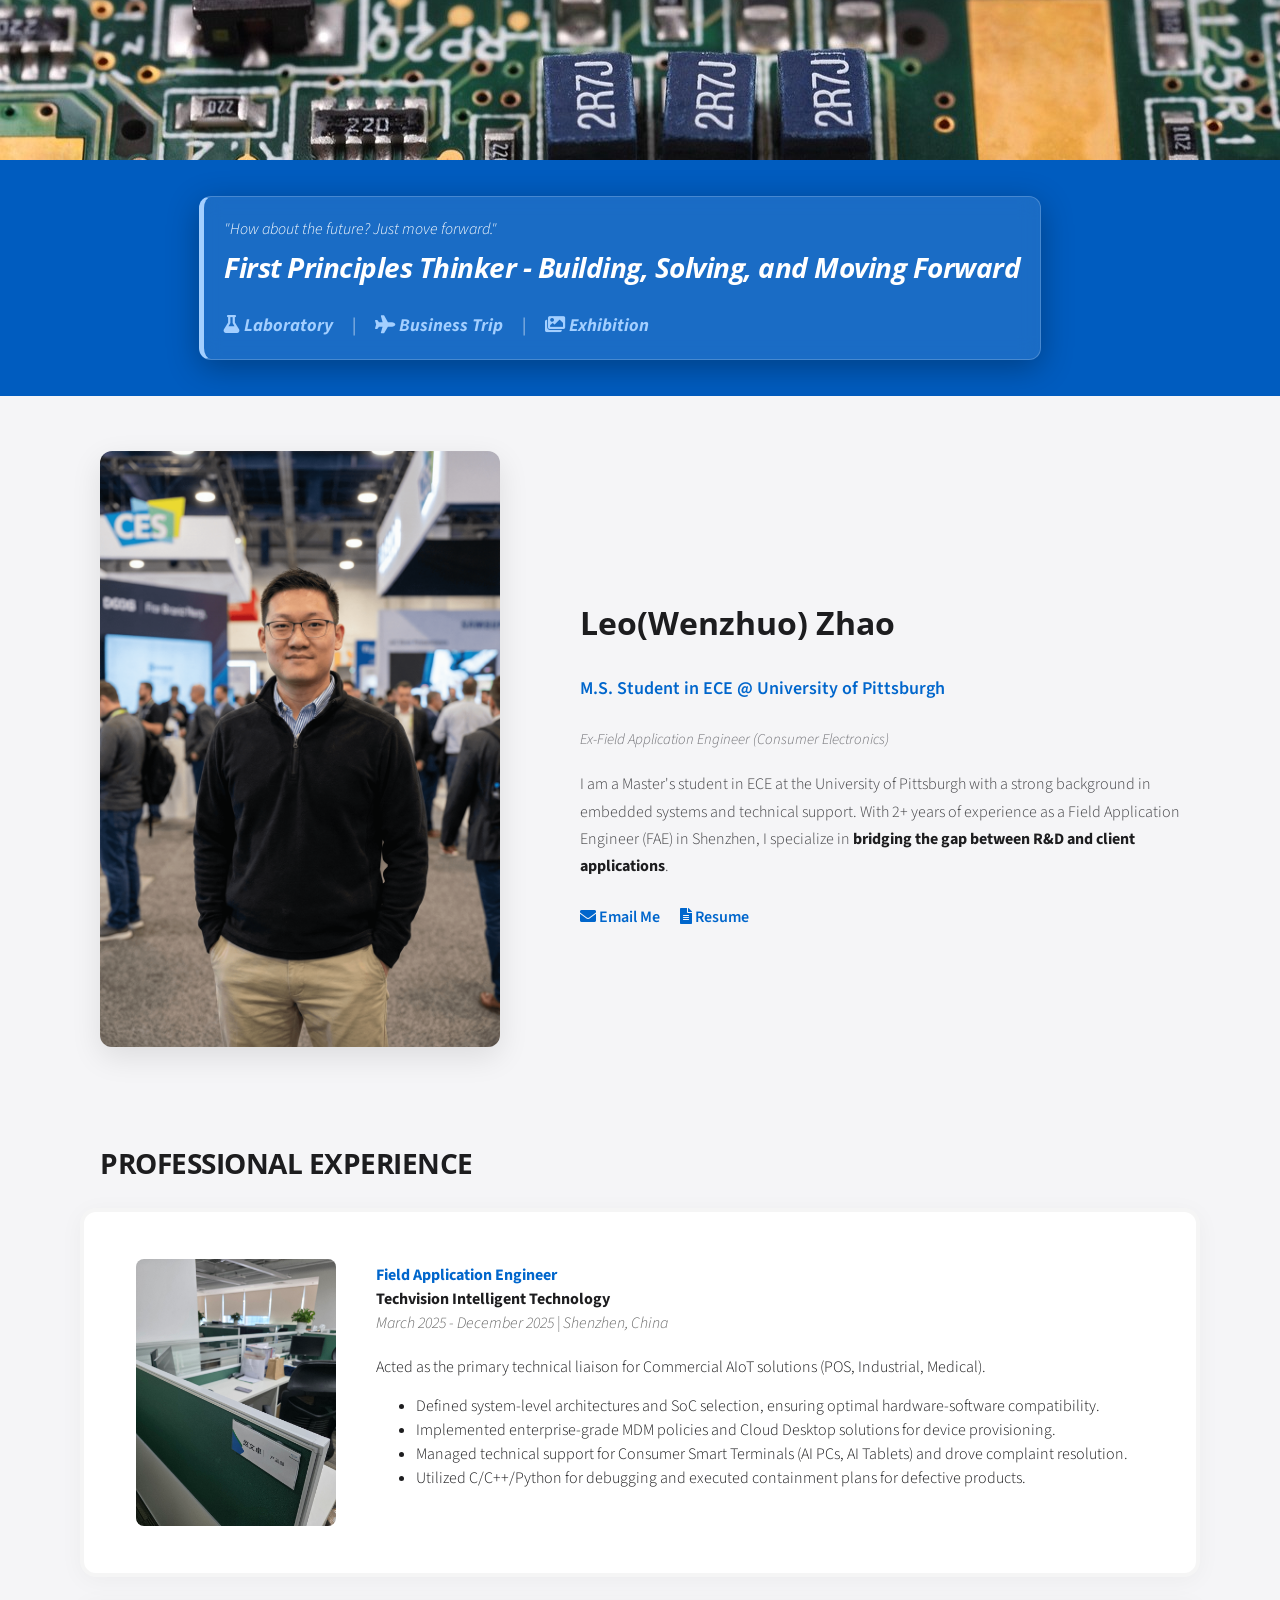
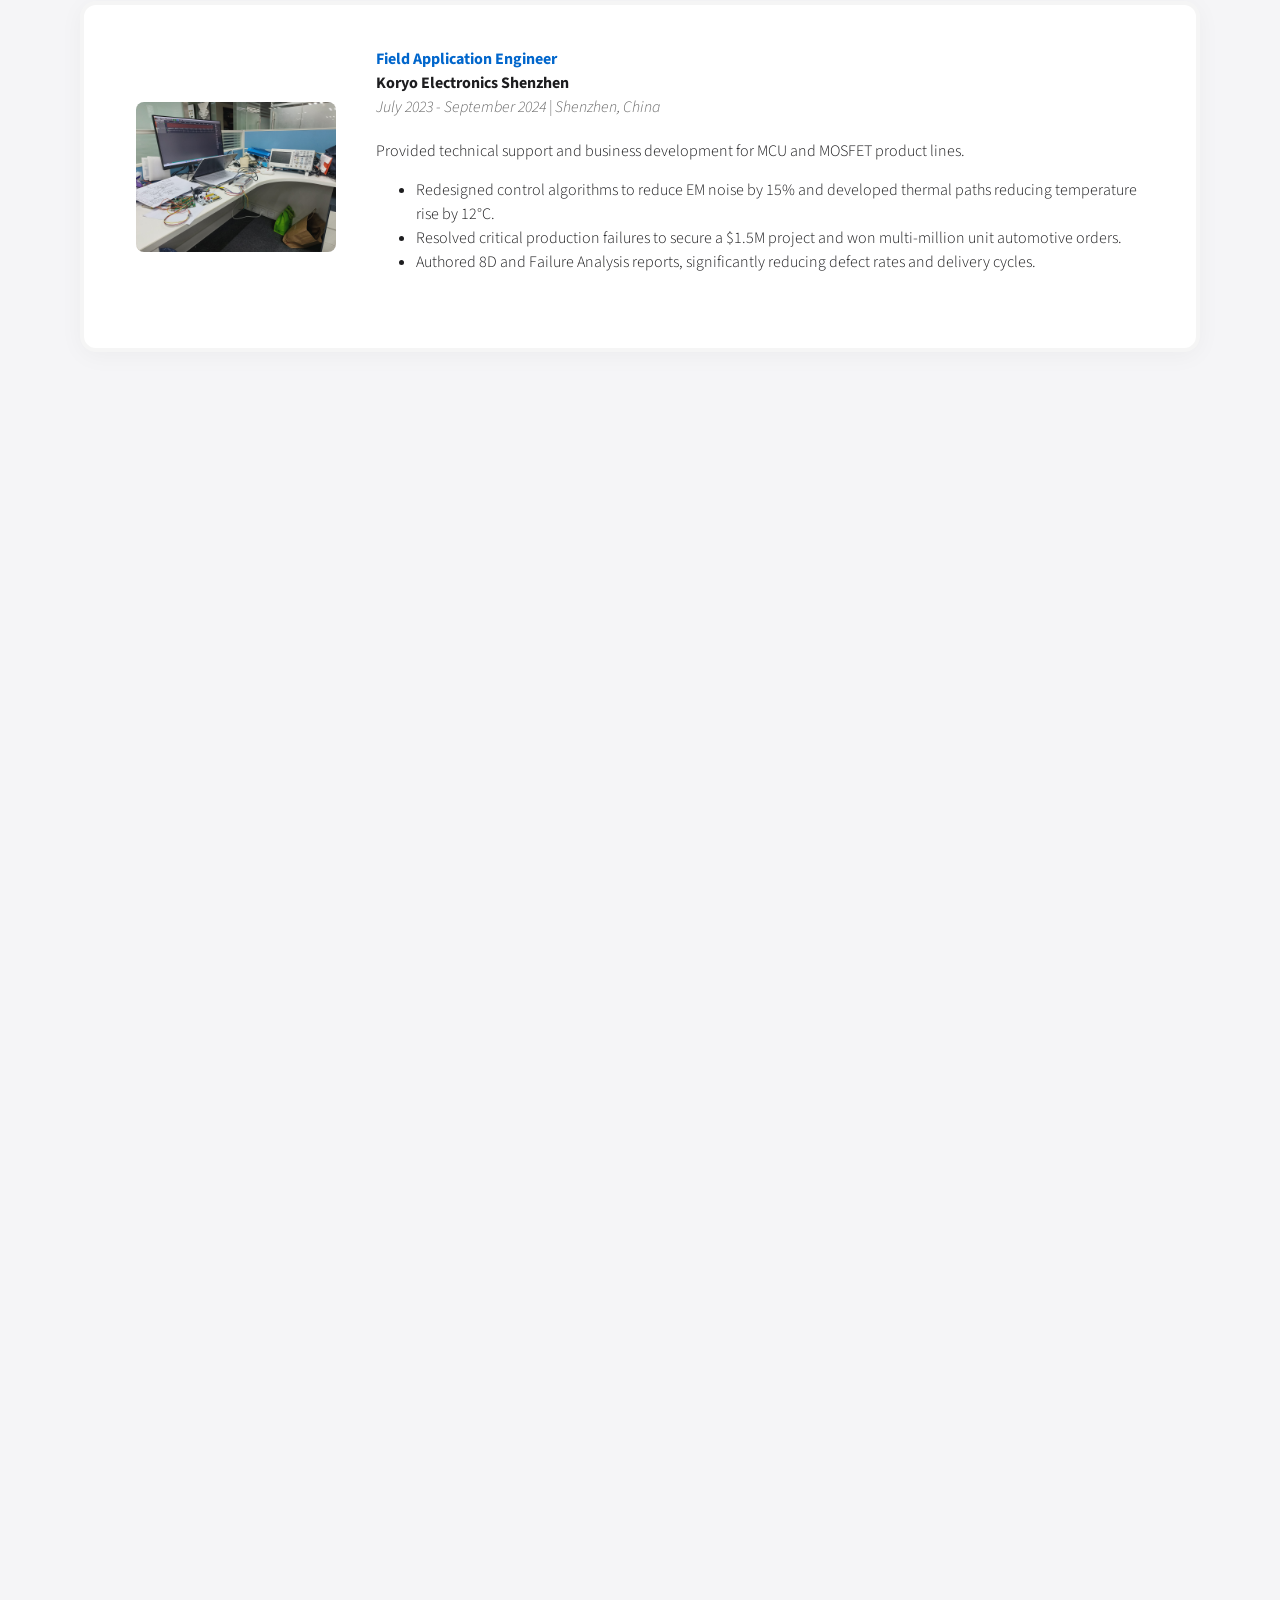
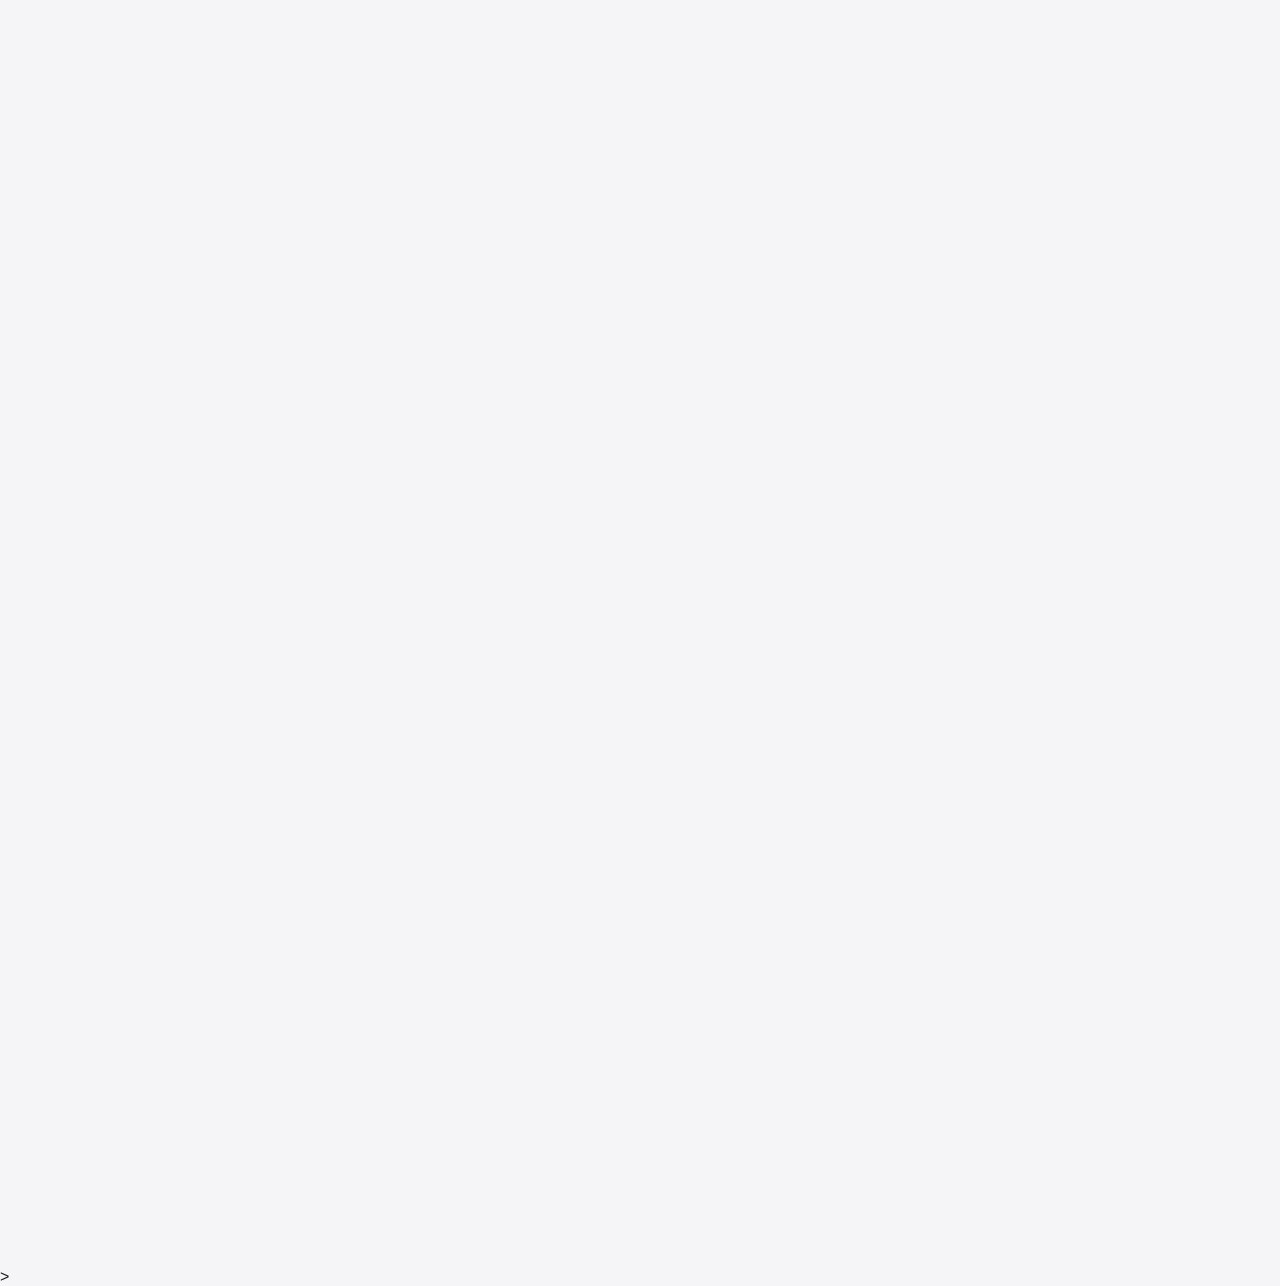
<file: index.html>
<!doctype html>
<html>

<head>
  <title>Leo Zhao | Field Application Engineer</title>
  <meta charset="utf-8" name="viewport" content="width=device-width, initial-scale=1">
  <link href="https://use.fontawesome.com/releases/v5.2.0/css/all.css" media="screen" rel="stylesheet" type="text/css" />
  <link href="css/frame.css" media="screen" rel="stylesheet" type="text/css" />
  <link href="css/controls.css" media="screen" rel="stylesheet" type="text/css" />
  <link href="css/custom.css" media="screen" rel="stylesheet" type="text/css" />
  <link href='https://fonts.googleapis.com/css?family=Open+Sans:400,700' rel='stylesheet' type='text/css'>
  <link href='https://fonts.googleapis.com/css?family=Open+Sans+Condensed:300,700' rel='stylesheet' type='text/css'>
  <link href="https://fonts.googleapis.com/css?family=Source+Sans+Pro:400,700" rel="stylesheet">
  <script src="https://ajax.googleapis.com/ajax/libs/jquery/3.3.1/jquery.min.js"></script>
<!--  <script src="js/menu.js"></script>
  <script src="js/footer.js"></script> -->
  <style>

    /* 1. 基础样式：初始状态设置为透明，并稍微下移 */
      .banner,
      .flex-row-center,
      .modern-card,
      .highlight-section {
        opacity: 0;
        transform: translateY(30px);
        transition: all 0.8s cubic-bezier(0.16, 0.5, 0.3, 1); /* 使用 transition 代替 animation 更平滑 */
        will-change: transform, opacity; /* 告知浏览器优化渲染性能 */
      }

      /* 2. 当元素进入视口，被 JS 添加了 .visible 类后的状态 */
      .visible {
        opacity: 1 !important;
        transform: translateY(0) !important;
      }



            /* 1. 强制覆盖外部菜单样式，保持纯净 */
            .menu-index { color: rgb(255, 255, 255) !important; opacity: 1 !important; font-weight: 700 !important; }

            /* 2. 2026 SOTA 全局背景：极简科技灰 (Ultra-light Tech Gray) */
            body {
              background-color: #f5f5f7 !important; /* 苹果官网同款底色 */
              color: #1d1d1f; /* 极深灰取代死黑，提升阅读舒适度 */
              /* 引入 2026 最先进的系统级字体栈 (System Font Stack) */
              font-family: -apple-system, BlinkMacSystemFont, "Segoe UI", Roboto, Helvetica, Arial, sans-serif;
            }

            /* 3. 页面骨架：增加留白，收敛视觉焦点 */
            .content, .content-table {
              max-width: 1200px !important; /* 稍微收窄，让视线更聚焦 */
              margin-left: auto !important;
              margin-right: auto !important;
              width: 100% !important;
              box-sizing: border-box !important;
              padding-top: 20px !important;
            }

            /* 4. 消除之前笨重的蓝色色块，将其转化为隐形的结构层 (Invisible Wrapper) */
            .highlight-section {
              background: transparent !important; /* 去除所有的背景色和渐变 */
              padding: 0 !important;
              margin-bottom: 50px !important; /* 增加板块间距，让页面“呼吸” */
              box-shadow: none !important;
            }

            /* 5. 2026 拟态悬浮卡片 (Neumorphic Floating Cards) */
            .modern-card {
              background: #ffffff;
              border-radius: 16px; /* 更圆润友好的圆角 */
              padding: 32px; /* 更宽敞的内部空间 (Padding) */
              margin-bottom: 24px;
              border: 4px solid rgba(0, 0, 0, 0.04); /* 极具质感的极细边框 */
              box-shadow: 0 4px 24px rgba(0, 0, 0, 0.04); /* 极其轻柔的环境光阴影 */
              /* 极致丝滑的动画曲线 (Cubic-bezier for physical momentum) */
              transition: transform 0.4s cubic-bezier(0.16, 1, 0.3, 1), box-shadow 0.4s ease;
            }

            /* 卡片悬浮交互 */
            .modern-card:hover {
              transform: translateY(-4px) scale(1.005); /* 带有微缩放的立体浮动 */
              box-shadow: 0 16px 40px rgba(0, 0, 0, 0.08); /* 悬浮时阴影加深扩散 */
              border-color: rgba(0, 92, 191, 0.4); /* 边缘泛起极其轻微的科技蓝 */
            }

            /* 6. 极致干净的现代标题 (Modern Typography) */
            h2 {


  /* 保持原有的底部间距 */
  margin-bottom: 24px;

  /* 确保文字对齐更专业 */
  font-weight: 700;
  letter-spacing: -0.5px;


              color: #1d1d1f;
              font-weight: 700;
              font-size: 28px;
              letter-spacing: -0.5px; /* 字距微缩，显得更专业紧凑 */
              margin-bottom: 24px;
              padding-bottom: 0;

              /* 👇 新增这一行：为平滑滚动锚点设定顶部隐形隔离带 👇 */
              scroll-margin-top: 80px;
            }

            /* 去除所有老旧的下划线和装饰 */
            h2::after { display: none; }
            h2 + hr { display: none; }

            /* 7. 关键信息高亮强调色 (Accent Color) */
            .highlight-text {
              color: #0066cc; /* 克制且清透的科技蓝 */
              font-weight: 600;
            }


  </style>




  <style>
    /* --- 2026 SOTA 轮播图核心样式 (Spatial UI Carousel Styles) --- */
    .carousel-wrapper {
      position: relative;
      background-color: transparent;
      padding: 0 50px;
      margin-bottom: 40px;
    }

    .carousel-viewport {
      overflow: hidden;
      width: 100%;
      /* 增加一点内边距，防止高级阴影被直接裁切 (Prevent shadow clipping) */
      padding: 15px 0;
    }

    .carousel-track {
      display: flex;
      flex-direction: row;
      flex-wrap: nowrap;
      /* 升级为带阻尼感的物理缓动曲线 (Spring-like Cubic-bezier) */
      transition: transform 0.6s cubic-bezier(0.25, 1, 0.5, 1);
    }

    /* 新增：幻灯片页面容器 (Slide Container) */
    .carousel-slide {
      flex: 0 0 100%; /* 保证每个“大盒子”占据 100% 的宽度 */
      display: flex;
      flex-direction: column; /* 让里面的三个项目从上到下垂直排列 */
      gap: 30px; /* 每一行之间的垂直间距 */
      box-sizing: border-box;
    }



    .carousel-track figure {
      display: flex;
      flex-direction: row;
      align-items: flex-start;
      /* flex: 0 0 100%; */
      box-sizing: border-box;
      margin: 0;
      gap: 30px; /* 优化图片和右侧文字的间距 */
    }

    /* 图片的高级质感 (Image Aesthetics) */
    .carousel-track figure img {
      width: 45%;
      max-width: 220px;
      aspect-ratio: 4 / 3;
      object-fit: cover;
      border-radius: 12px; /* 与卡片统一的圆角 */
      box-shadow: 0 4px 16px rgba(0, 0, 0, 0.06); /* 极其轻柔的初始环境阴影 */
      transition: transform 0.5s cubic-bezier(0.16, 1, 0.3, 1), box-shadow 0.5s ease;
    }

    /* 图片悬浮：微距抬升 (Micro-lift Hover Effect) */
    .carousel-track figure img:hover {
      transform: scale(1.02) translateY(-3px); /* 放大一点点，并向上浮动 3 像素 */
      box-shadow: 0 12px 24px rgba(0, 0, 0, 0.12); /* 阴影扩散，增强立体感 */
    }

    .carousel-track figure figcaption {
      flex-grow: 1;
      text-align: left;
      padding-top: 5px;
      display: flex;
      flex-direction: column;
      gap: 8px; /* 用 gap 精确控制标题和描述的间距 */
    }

    /* 强制接管 HTML 里的内联文字样式，统一为 2026 规范 (Override Inline Typography) */
    .carousel-track figure figcaption strong {
      font-size: 18px !important;
      color: #1d1d1f !important; /* 极其深邃的系统灰 */
      font-weight: 600 !important;
      margin: 0 !important;
      letter-spacing: -0.3px;
    }

    .carousel-track figure figcaption span {
    /*  color: #86868b !important;  经典的科技银灰副标题色 */
       color: #333 !important; /* 经典的科技银灰副标题色 */
      font-size: 15px !important;
      line-height: 1.6 !important;
    }

    /* 🌟 核心亮点：毛玻璃悬浮按钮 (Glassmorphism Floating Buttons) 🌟 */
    .carousel-btn {
      position: absolute;
      top: 50%;
      transform: translateY(-50%);

      /* 毛玻璃特效核心参数 */
      background: rgba(255, 255, 255, 0.5);
      backdrop-filter: blur(12px);
      -webkit-backdrop-filter: blur(12px);

      color: #1d1d1f;
      border: 1px solid rgba(255, 255, 255, 0.6); /* 半透明的微光边框 */
      border-radius: 50%;
      width: 44px; /* 稍微加大，提升鼠标/手指的点击命中率 (Touch Target) */
      height: 44px;
      font-size: 16px;
      cursor: pointer;
      display: flex;
      justify-content: center;
      align-items: center;
      box-shadow: 0 4px 16px rgba(0, 0, 0, 0.08);

      /* 包含形变和色彩的平滑过渡 */
      transition: all 0.3s cubic-bezier(0.16, 1, 0.3, 1);
      z-index: 10;
    }

    /* 按钮悬浮状态：给予明确的正向反馈 (Positive Feedback) */
    .carousel-btn:hover {
      background: rgba(255, 255, 255, 0.95); /* 鼠标悬停时变得接近纯白不透明 */
      transform: translateY(-50%) scale(1.1); /* 微微放大 */
      box-shadow: 0 8px 24px rgba(0, 0, 0, 0.12);
    }

    .prev-btn { left: 0px; }
    .next-btn { right: 0px; }

    /* --- Mobile Layout Adaptations --- */
    @media (max-width: 768px) {
      /* 0. Global Fixes to prevent horizontal scroll and text overflow */
      html, body {
        overflow-x: hidden !important;
        width: 100% !important;
      }
      .content, .content-table, .highlight-section, .carousel-wrapper {
        width: 100% !important;
        max-width: 100% !important;
        box-sizing: border-box !important;
        overflow-x: hidden !important; /* contain horizontal overflow */
      }
      .content-table {
        padding: 20px 15px !important;
      }
      .flex-item {
        margin-left: 0 !important;
        margin-right: 0 !important;
        width: 100% !important;
        max-width: 100% !important;
        box-sizing: border-box !important;
      }
      .flex-row, .flex-row-center, .full-width {
        width: 100% !important;
        max-width: 100% !important;
        margin-left: 0 !important;
        margin-right: 0 !important;
      }

      /* 1. Intro Section */
      .flex-row-center {
        flex-direction: column !important;
        gap: 20px !important;
        margin-bottom: 30px !important;
      }
      .flex-row-center .flex-item {
        flex: 0 0 auto !important;
      }

      /* 2. Professional Experience & Education cards */
      .modern-card {
        flex-direction: column !important;
        padding: 20px !important;
        height: auto !important;
        align-items: flex-start !important; /* Stack cleanly without centering text blocks */
      }
      .modern-card .flex-item {
        flex: none !important; /* Crucial: stop flex items from forcing bizarre heights */
        width: 100% !important;
        max-width: 100% !important;
        margin: 0 0 15px 0 !important;
      }
      .modern-card img {
        margin: 0 auto 10px auto !important;
        width: 100% !important;
        height: auto !important;
        max-width: 250px !important;
        display: block !important;
      }

      /* Fix typography wrapping for long headers */
      h2 {
        font-size: 24px !important;
        white-space: normal !important;
        word-wrap: break-word !important;
      }

      /* 3. Carousel / Gallery */
      .carousel-wrapper {
        padding: 0 !important;
      }
      .carousel-track figure {
        flex-direction: column !important;
        align-items: center !important;
        gap: 15px !important;
      }
      .carousel-track figure img {
        width: 100% !important;
        max-width: 100% !important;
        height: auto !important;
      }
      .carousel-track figure figcaption {
        padding: 0 10px;
      }
      .carousel-btn {
        width: 36px !important;
        height: 36px !important;
        z-index: 20 !important;
      }
      .prev-btn { left: 5px !important; }
      .next-btn { right: 5px !important; }

      /* 4. Banner & Menu */
      .banner blockquote {
        margin: 10px !important;
      }
      .banner blockquote h2 {
        font-size: 18px !important;
      }
      .banner blockquote div {
        display: flex;
        flex-direction: column !important;
        gap: 10px !important;
      }
      .banner blockquote div span {
        display: none !important;
      }
      .banner blockquote div a {
        margin: 0 !important;
      }
    }
  </style>


</head>

<body>
  <div class="menu-container"></div>
  <div class="content-container">
    <!-------------------------------------------------------------------------------------------->
    <!--Start Header-->
    <div class="banner" style="background: url('img/dummy-background.jpeg') no-repeat center; background-size:cover; height: 160px;"></div>
    <div class="banner">
      <div class="banner-table flex-column">
        <div class="flex-row">
          <div class="flex-item flex-column">

            <blockquote style="
  background: rgba(255, 255, 255, 0.1);
  backdrop-filter: blur(10px);
  -webkit-backdrop-filter: blur(10px);
  border: 1px solid rgba(255, 255, 255, 0.2);
  border-left: 5px solid #a3cfff;
  margin-left: 0;
  padding: 20px;
  font-style: italic;
  color: white;
  border-radius: 12px;
  box-shadow: 0 8px 32px 0 rgba(0, 0, 0, 0.3);
">
              "How about the future? Just move forward."<br>

            <h2 class="add-top-margin-small">First Principles Thinker - Building, Solving, and Moving Forward</h2>


              <div style="margin-top: 20px; font-size: 18px;">
                <a href="#laboratory" style="color: #a3cfff; text-decoration: none; font-weight: bold; margin-right: 15px;">
                  <i class="fas fa-flask"></i> Laboratory
                </a>
                <span style="color: white;">|</span>

                <a href="#trip" style="color: #a3cfff; text-decoration: none; font-weight: bold; margin: 0 15px;">
                  <i class="fas fa-plane"></i> Business Trip
                </a>
                <span style="color: white;">|</span>

                <a href="#exhibition" style="color: #a3cfff; text-decoration: none; font-weight: bold; margin-left: 15px;">
                  <i class="fas fa-images"></i> Exhibition
                </a>
              </div>


            </blockquote>
          </div>
        </div>
      </div>
    </div>
    <!--End Header-->
    <!-------------------------------------------------------------------------------------------->
    <div class="content">
      <div class="content-table flex-column">
        <!-------------------------------------------------------------------------------------------->
        <!--Start Intro-->
        <div class="flex-row-center" style="display: flex; align-items: center; gap: 40px; margin-bottom: 50px;">

          <div class="flex-item" style="flex: 0 0 40%; max-width: 400px;">
            <img class="image" src="img/dummay-img.png" style="width: 100%; border-radius: 12px; box-shadow: 0 10px 30px rgba(0,0,0,0.1);">
          </div>

          <div class="flex-item flex-column" style="flex: 1; text-align: left;">
            <h1 style="font-size: 32px; font-weight: 700; margin-bottom: 10px; color: #1d1d1f;">Leo(Wenzhuo) Zhao</h1>

            <p style="font-size: 18px; color: #0066cc; font-weight: 600; margin-bottom: 12px;">
              M.S. Student in ECE @ University of Pittsburgh
            </p>

            <p style="font-size: 15px; color: #6e6e73; font-style: italic; margin-bottom: 20px;">
              Ex-Field Application Engineer (Consumer Electronics)
            </p>

            <div style="font-size: 16px; line-height: 1.7; color: #424245; margin-bottom: 25px;">
              I am a Master's student in ECE at the University of Pittsburgh with a strong background in embedded systems and technical support.
              With 2+ years of experience as a Field Application Engineer (FAE) in Shenzhen, I specialize in <strong style="color: #1d1d1f;">bridging the gap between R&D and client applications</strong>.
            </div>

            <div style="display: flex; gap: 20px;">
              <a href="mailto:meetleozhao@outlook.com" style="color: #0066cc; text-decoration: none; font-weight: 600;">
                <i class="fas fa-envelope"></i> Email Me
              </a>
              <a href="file/Leo(Wenzhuo)_Zhao_Resume.pdf" target="_blank" style="color: #0066cc; text-decoration: none; font-weight: 600;">
                <i class="fas fa-file-alt"></i> Resume
              </a>
            </div>
          </div>
        </div>

        <!--End Intro-->
        <!-------------------------------------------------------------------------------------------->
        <!--Start List of Projects-->

        <div class="highlight-section" style="margin-bottom: 40px;">
        <div class="flex-row">
          <div class="flex-item flex-column full-width">
            <h2 id="experience">PROFESSIONAL EXPERIENCE</h2>
            <hr>
          </div>
        </div>

        <div class="flex-row modern-card">
          <div class="flex-item flex-item-stretch flex-column">
            <img class="image" src="img/huiwei/huiwei (1).jpg" alt="Techvision" style="width: 200px; height: auto; border-radius: 8px;">
          </div>
          <div class="flex-item flex-item-stretch-4 flex-column">
            <p class="text">
              <span class="highlight-text" style="font-weight:bold;">Field Application Engineer</span> <br>
              <span style="font-weight:bold;">Techvision Intelligent Technology</span><br>
              <span style="font-style:italic; color:#666;">March 2025 - December 2025 | Shenzhen, China</span>
            </p>
            <p class="text">
              Acted as the primary technical liaison for Commercial AIoT solutions (POS, Industrial, Medical).
            <ul style="margin-top: 5px;">
              <li>Defined system-level architectures and SoC selection, ensuring optimal hardware-software compatibility.</li>
              <li>Implemented enterprise-grade MDM policies and Cloud Desktop solutions for device provisioning.</li>
              <li>Managed technical support for Consumer Smart Terminals (AI PCs, AI Tablets) and drove complaint resolution.</li>
              <li>Utilized C/C++/Python for debugging and executed containment plans for defective products.</li>
            </ul>
            </p>
          </div>
        </div>

        <div class="flex-row modern-card">
          <div class="flex-item flex-item-stretch flex-column">
            <img class="image" src="img/kor/kor (38).jpg" alt="Koryo" style="width: 200px; height: auto; border-radius: 8px;">
          </div>
          <div class="flex-item flex-item-stretch-4 flex-column">
            <p class="text">
              <span class="highlight-text" style="font-weight:bold;">Field Application Engineer</span> <br>
              <span style="font-weight:bold;">Koryo Electronics Shenzhen</span><br>
              <span style="font-style:italic; color:#666;">July 2023 - September 2024 | Shenzhen, China</span>
            </p>
            <p class="text">
              Provided technical support and business development for MCU and MOSFET product lines.
            <ul style="margin-top: 5px;">
              <li>Redesigned control algorithms to reduce EM noise by 15% and developed thermal paths reducing temperature rise by 12°C.</li>
              <li>Resolved critical production failures to secure a $1.5M project and won multi-million unit automotive orders.</li>
              <li>Authored 8D and Failure Analysis reports, significantly reducing defect rates and delivery cycles.</li>
            </ul>
            </p>
          </div>
        </div>
        </div>




        <!--End List of Projects-->
        <!-------------------------------------------------------------------------------------------->
        <!--Start Gallery-->

        <div class="highlight-section" style="margin-bottom: 40px;">
        <div class="flex-row">
          <div class="flex-item flex-column full-width">
            <h2 id="laboratory">LABORATORY & ROUTINE</h2>
            <hr>
          </div>
        </div>

        <div class="carousel-wrapper">
          <button class="carousel-btn prev-btn" id="prev-lab">&#10094;</button>

          <div class="carousel-viewport">
            <div class="carousel-track" id="track-lab">


              <div class="carousel-slide">
          <figure>
            <img src="img/Laboratory/lab-8.jpg" loading="lazy">
            <figcaption>
              <strong style="font-size: 1.2em; display: block; margin-bottom: 10px; color: #333;">Trigger Tuning</strong>
              <span style="color: #333; line-height: 1.6;">Fine-tuning signals on a portable tablet oscilloscope. I am adjusting the Horizontal Timebase via touch interaction to capture transient Undershoot Pulses, enabling precise measurement of the switching frequency.</span>
            </figcaption>
          </figure>

          <figure>
            <img src="img/Laboratory/lab-1.jpg" loading="lazy">
            <figcaption>
              <strong style="font-size: 1.2em; display: block; margin-bottom: 10px; color: #333;">Analysis of 5G Performance</strong>
              <span style="color: #333; line-height: 1.6;">Under lab conditions, I conducted a synchronized performance benchmark of 5G SA networks across multiple devices using Cellular-Z. By monitoring real-time RSRP and SINR, I analyzed the link quality variations of different hardware within the same network topology.</span>
            </figcaption>
          </figure>

          <figure>
            <img src="img/Laboratory/lab-2.jpg" loading="lazy">
            <figcaption>
              <strong style="font-size: 1.2em; display: block; margin-bottom: 10px; color: #333;">Analysis of 5G Physical Layer</strong>
              <span style="color: #333; line-height: 1.6;">This session focused on testing 5G base station coverage. I recorded the NR-ARFCN and PCI of the serving cells while tracking signal fluctuations of Neighboring Cells to provide data support for optimizing handover logic.</span>
            </figcaption>
          </figure>


                </div>

              <div class="carousel-slide">
              <figure>
                <img src="img/Laboratory/lab-4.jpg" loading="lazy">
                <figcaption>
                  <strong style="font-size: 1.2em; display: block; margin-bottom: 10px; color: #333;">Firmware Repository</strong>
                  <span style="color: #666; line-height: 1.6;">A collection of storage media used throughout the project. These drives, ranging from USB Type-A to Type-C, carry various Firmware Images and OS bootloaders for rapid environment deployment across embedded platforms.</span>
                </figcaption>
              </figure>

                <figure>
                  <img src="img/Laboratory/lab-5.jpg" loading="lazy">
                  <figcaption>
                    <strong style="font-size: 1.2em; display: block; margin-bottom: 10px; color: #333;">Hardware Debugging</strong>
                    <span style="color: #666; line-height: 1.6;">A snapshot of a typical circuit debugging session. I established physical connections using Alligator Clips to lead out key signal nodes from the control board, preparing for subsequent Multi-channel Signal Analysis.</span>
                  </figcaption>
                </figure>

                <figure>
                  <img src="img/Laboratory/lab-6.jpg" loading="lazy">
                  <figcaption>
                    <strong style="font-size: 1.2em; display: block; margin-bottom: 10px; color: #333;">Multi-channel Signal Logic Capture</strong>
                    <span style="color: #666; line-height: 1.6;">Capturing complex analog signals in real-time using a Tektronix MDO34 oscilloscope. By analyzing the Period and peak values of the CH4 (green) waveform, I verified the dynamic response characteristics of the circuit under specific loads.</span>
                  </figcaption>
                </figure>
                </div>


              <div class="carousel-slide">
                <figure>
                  <img src="img/Laboratory/lab-7.jpg" loading="lazy">
                  <figcaption>
                    <strong style="font-size: 1.2em; display: block; margin-bottom: 10px; color: #333;">Thermal Management</strong>
                    <span style="color: #666; line-height: 1.6;">This setup involves precision soldering and thermal stress testing. The BY1515 heating station (left) simulates various operating temperatures, while the organized components (right) include high-performance MOSFETs and peripheral power devices.</span>
                  </figcaption>
                </figure>

                <figure>
                  <img src="img/Laboratory/lab-9.jpg" loading="lazy">
                  <figcaption>
                    <strong style="font-size: 1.2em; display: block; margin-bottom: 10px; color: #333;">Motor Commutation Algorithmic Logic Derivation</strong>
                    <span style="color: #666; line-height: 1.6;">A handwritten manuscript of the motor drive algorithm design. By deriving the timing diagrams and Truth Tables, I defined the Hall sensor signal sequences for both forward and reverse modes, laying the foundation for firmware logic implementation.</span>
                  </figcaption>
                </figure>

                <figure>
                  <img src="img/Laboratory/lab-10.jpg" loading="lazy">
                  <figcaption>
                    <strong style="font-size: 1.2em; display: block; margin-bottom: 10px; color: #333;">HDMI transmitter Development</strong>
                    <span style="color: #666; line-height: 1.6;">A snapshot of a typical hardware-software co-debugging session. I am using my laptop to interface with an embedded control board via terminal, while leveraging the large meeting room display for data monitoring or reference. This multi-screen setup significantly enhances debugging efficiency during complex logic implementation.</span>
                  </figcaption>
                </figure>
              </div>


              <div class="carousel-slide">
                <figure>
                  <img src="img/Laboratory/lab-11.jpg" loading="lazy">
                  <figcaption>
                    <strong style="font-size: 1.2em; display: block; margin-bottom: 10px; color: #333;">PMSM Control Algorithm Derivation</strong>
                    <span style="color: #666; line-height: 1.6;">The whiteboard serves as my primary tool for capturing insights when tackling PMSM (Permanent Magnet Synchronous Motor) control algorithms. The sketches document the derivation of FOC (Field-Oriented Control) logic and the mapping between current and speed loops—a critical bridge between mathematical formulas and production code.</span>
                  </figcaption>
                </figure>

                <figure>
                  <img src="img/Laboratory/lab-12.jpg" loading="lazy">
                  <figcaption>
                    <strong style="font-size: 1.2em; display: block; margin-bottom: 10px; color: #333;">Transient Capture of Motor Startup Current</strong>
                    <span style="color: #666; line-height: 1.6;">Using a Keysight oscilloscope to capture the current surge during motor startup. By configuring precise trigger levels, I recorded a Peak-to-Peak current fluctuation of 7.36A, which is essential for evaluating the Over-Current Protection (OCP) of power devices.</span>
                  </figcaption>
                </figure>

                <figure>
                  <img src="img/Laboratory/lab-13.jpg" loading="lazy">
                  <figcaption>
                    <strong style="font-size: 1.2em; display: block; margin-bottom: 10px; color: #333;">Multi-Channel Thermal Rise Monitoring</strong>
                    <span style="color: #666; line-height: 1.6;">Utilizing a Yokogawa data logger for long-term thermal rise testing of power modules. The real-time curves illustrate temperature trends at critical sensing points under load, with peak temperatures reaching 92.5°C, providing direct experimental evidence for thermal management optimization.</span>
                  </figcaption>
                </figure>
              </div>


              <div class="carousel-slide">
                <figure>
                  <img src="img/Laboratory/lab-14.jpg" loading="lazy">
                  <figcaption>
                    <strong style="font-size: 1.2em; display: block; margin-bottom: 10px; color: #333;">Thermodynamic Calculation for Power Devices</strong>
                    <span style="color: #666; line-height: 1.6;">To address thermal failure in MOSFETs at high power, I performed detailed thermal resistance modeling. By deriving Junction Temperature formulas and comparing various heat-sink packaging solutions, I quantified the impact of air thermal conductivity on overall temperature rise.</span>
                  </figcaption>
                </figure>

                <figure>
                  <img src="img/Laboratory/lab-15.jpg" loading="lazy">
                  <figcaption>
                    <strong style="font-size: 1.2em; display: block; margin-bottom: 10px; color: #333;">Power Supply Prototype</strong>
                    <span style="color: #666; line-height: 1.6;">Showcasing the internal structure of a power supply prototype I assembled. Featured are the core Toroidal Transformer and my hand-soldered rectifier/filter control board. Through strategic spatial layout and cable management, I balanced high-performance power output with EMI suppression.</span>
                  </figcaption>
                </figure>

                <figure>
                  <img src="img/Laboratory/lab-16.jpg" loading="lazy">
                  <figcaption>
                    <strong style="font-size: 1.2em; display: block; margin-bottom: 10px; color: #333;">My Daily Workstation</strong>
                    <span style="color: #666; line-height: 1.6;">My daily workstation for rapid prototyping and validation. The setup integrates a Tektronix oscilloscope, DC power supply, and signal generator. By combining complex logic analysis with hardware testing, I can swiftly move from conceptual design to functional physical prototypes.</span>
                  </figcaption>
                </figure>
              </div>



              <div class="carousel-slide">
                <figure>
                  <img src="img/Laboratory/lab-17.jpg" loading="lazy">
                  <figcaption>
                    <strong style="font-size: 1.2em; display: block; margin-bottom: 10px; color: #333;">Lab Prototyping</strong>
                    <span style="color: #666; line-height: 1.6;">A panoramic view of the lab, documenting the birth of a project from scratch. From the scattered structural parts on the left to the precision instruments on the right, every detail represents my relentless exploration of performance boundaries during product iteration.</span>
                  </figcaption>
                </figure>

                <figure>
                  <img src="img/Laboratory/lab-18.jpg" loading="lazy">
                  <figcaption>
                    <strong style="font-size: 1.2em; display: block; margin-bottom: 10px; color: #333;">BEMF & Hall Sensor Signal Mapping</strong>
                    <span style="color: #666; line-height: 1.6;">A logical sketch for defining the phase sequences of a brushless motor (BLDC). I established the phase relationship between BEMF (Back EMF) and Hall Sensor signals (U/V/W), which serves as the fundamental basis for coding Commutation Logic.</span>
                  </figcaption>
                </figure>

                <figure>
                  <img src="img/Laboratory/lab-3.jpg" loading="lazy">
                  <figcaption>
                    <strong style="font-size: 1.2em; display: block; margin-bottom: 10px; color: #333;">Hardware Power Consumption</strong>
                    <span style="color: #666; line-height: 1.6;">Using the high-precision POWER-Z tester, I performed a quantitative analysis of charging efficiency. The setup successfully identified the PD 3.0 protocol and captured dynamic Voltage and Current curves to ensure power consumption met engineering standards.</span>
                  </figcaption>
                </figure>
              </div>



            </div>
          </div>

          <button class="carousel-btn next-btn" id="next-lab">&#10095;</button>
        </div>
          </div>

        <!--
        <div class="flex-row">
          <div class="flex-item flex-column">
            <p class="text">
              Phasellus viverra nulla ut metus varius laoreet. Quisque rutrum. Aenean imperdiet. Etiam ultricies nisi vel
              augue. Curabitur ullamcorper ultricies nisi. Nam eget dui. Etiam rhoncus. Maecenas tempus, tellus eget
              condimentum rhoncus, sem quam semper libero, sit amet adipiscing sem neque sed ipsum. Nam quam nunc, blandit
              vel, luctus pulvinar, hendrerit id, lorem.
            </p>
          </div>
        </div>
        -->

        <!--End Gallery-->
        <!-------------------------------------------------------------------------------------------->
        <!-------------------------------------------------------------------------------------------->
        <div class="highlight-section" style="margin-bottom: 40px;">
        <div class="flex-row">
          <div class="flex-item flex-column full-width">
            <h2 id="trip">BUSINESS TRIP</h2>
            <hr>
          </div>
        </div>

        <div class="carousel-wrapper">
          <button class="carousel-btn prev-btn" id="prev-trip">&#10094;</button>
          <div class="carousel-viewport">
            <div class="carousel-track" id="track-trip">

              <div class="carousel-slide">
              <figure>
                <img src="img/Business%20Trip/changchun.jpg" loading="lazy">
                <figcaption>
                  <strong style="font-size: 1.2em; display: block; margin-bottom: 10px; color: #333;">Changchun: Remote Project Support</strong>
                  <span style="color: #666; line-height: 1.6;">A temporary workspace during my business trip to Changchun. This was my command center for solving on-site technical issues and staying in sync with the remote team.</span>
                </figcaption>
              </figure>

              <figure>
                <img src="img/Business%20Trip/wuhan.jpg" loading="lazy">
                <figcaption>
                  <strong style="font-size: 1.2em; display: block; margin-bottom: 10px; color: #333;">Wuhan: Tea Break During Team Collaboration</strong>
                  <span style="color: #666; line-height: 1.6;">A row of milk teas in a Wuhan meeting room—the perfect recharge after a session of intense discussion and team collaboration.</span>
                </figcaption>
              </figure>

              <figure>
                <img src="img/Business%20Trip/wuhan2.jpg" loading="lazy">
                <figcaption>
                  <strong style="font-size: 1.2em; display: block; margin-bottom: 10px; color: #333;">Wuhan Station: A Moment of Calm Before Return</strong>
                  <span style="color: #666; line-height: 1.6;">Waiting at Wuhan Station with high-speed trains lined up outside. This quiet moment marks the successful completion of one task and the start of the next journey.</span>
                </figcaption>
              </figure>
                </div>

              <div class="carousel-slide">
              <figure>
                <img src="img/Business%20Trip/guangzhou.jpg" loading="lazy">
                <figcaption>
                  <strong style="font-size: 1.2em; display: block; margin-bottom: 10px; color: #333;">Guangzhou: Journey Through a Rainy Night</strong>
                  <span style="color: #666; line-height: 1.6;">A rainy night in Guangzhou, en route to a project site. The neon lights and raindrops on the car window capture the many tireless journeys behind engineering projects.</span>
                </figcaption>
              </figure>
                <figure>
                  <img src="img/Business%20Trip/panzhihua.jpg" loading="lazy">
                  <figcaption>
                    <strong style="font-size: 1.2em; display: block; margin-bottom: 10px; color: #333;">Panzhihua: Late Night in the Flower City</strong>
                    <span style="color: #666; line-height: 1.6;">A brief pause on the streets of Panzhihua after a long day of on-site debugging. The warm city lights illuminated the way home and witnessed every step of the project’s progress.</span>
                  </figcaption>
                </figure>
                <figure>
                  <img src="img/Business%20Trip/shenzhen.jpg" loading="lazy">
                  <figcaption>
                    <strong style="font-size: 1.2em; display: block; margin-bottom: 10px; color: #333;">Shenzhen: Fast-Paced Lunch Hour</strong>
                    <span style="color: #666; line-height: 1.6;">A snapshot of lunch hour in fast-paced Shenzhen. Here, efficiency is not just in code and hardware, but also in the quick meals and hurried crowds.</span>
                  </figcaption>
                </figure>
                </div>

            </div> </div> <button class="carousel-btn next-btn" id="next-trip">&#10095;</button>
        </div>
          </div>

        <div class="highlight-section" style="margin-bottom: 40px;">
        <div class="flex-row">
          <div class="flex-item flex-column full-width">
            <h2 id="exhibition">EXHIBITION</h2>
            <hr>
          </div>
        </div>

        <div class="carousel-wrapper">
          <button class="carousel-btn prev-btn" id="prev-ex">&#10094;</button>
          <div class="carousel-viewport">
            <div class="carousel-track" id="track-ex">

              <div class="carousel-slide">
              <figure>
                <img src="img/Exhibition/ex-1.jpg" loading="lazy">
                <figcaption>
                  <strong style="font-size: 1.2em; display: block; margin-bottom: 10px; color: #333;">ELEXCON Shenzhen International Electronics Show</strong>
                  <span style="color: #666; line-height: 1.6;">Attended Elexcon 2023 as a professional audience. My focus was on "High Computing Power & Low Power Consumption" semiconductor solutions, discussing the future of AI intelligence under PPA (Power, Performance, Area) constraints.</span>
                </figcaption>
              </figure>

              <figure>
                <img src="img/Exhibition/ex-2.jpg" loading="lazy">
                <figcaption>
                  <strong style="font-size: 1.2em; display: block; margin-bottom: 10px; color: #333;">IOTE International Internet of Things Exhibition</strong>
                  <span style="color: #666; line-height: 1.6;">Visited IOTE 2023 in Shenzhen to gain insights into the latest dynamics of the entire IoT industry chain. Field research across sensor and application layers provided firsthand data for project technical selection.</span>
                </figcaption>
              </figure>

              <figure>
                <img src="img/Exhibition/ex-3.jpg" loading="lazy">
                <figcaption>
                  <strong style="font-size: 1.2em; display: block; margin-bottom: 10px; color: #333;">Global MCU Ecosystem Development Summit</strong>
                  <span style="color: #666; line-height: 1.6;">Attended the EE Times forum by Aspencore. Participated in deep-dive discussions on motor drive and control seminars, specifically focusing on the integration of Chiplet technology and the MCU ecosystem.</span>
                </figcaption>
              </figure>
                </div>

              <div class="carousel-slide">
              <figure>
                <img src="img/Exhibition/ex-4.jpg" loading="lazy">
                <figcaption>
                  <strong style="font-size: 1.2em; display: block; margin-bottom: 10px; color: #333;">CHTF: High-end Equipment Manufacturing</strong>
                  <span style="color: #666; line-height: 1.6;">At the 25th China Hi-Tech Fair (CHTF), I explored the latest technological achievements in smart equipment, industrial robotics, and additive manufacturing. CHTF is a key window for me to find inspiration in cross-industry technology fusion.</span>
                </figcaption>
              </figure>

                <figure>
                  <img src="img/Exhibition/ex-5.jpg" loading="lazy">
                  <figcaption>
                    <strong style="font-size: 1.2em; display: block; margin-bottom: 10px; color: #333;">Motor Drive Forum & Networking</strong>
                    <span style="color: #666; line-height: 1.6;">Peer technical exchanges during the exhibition. Through face-to-face discussions with fellow engineers, I gained a more objective view of current project paths and broadened my approach to solving engineering challenges.</span>
                  </figcaption>
                </figure>

                <figure>
                  <img src="img/Exhibition/ex-6.jpg" loading="lazy">
                  <figcaption>
                    <strong style="font-size: 1.2em; display: block; margin-bottom: 10px; color: #333;">CPSE China Public Security Expo</strong>
                    <span style="color: #666; line-height: 1.6;">Attended CPSE 2023 to investigate AI panoramic video one-stop solutions. Focused on the combined application of machine vision and public security systems to explore industry-level AI implementation scenarios.</span>
                  </figcaption>
                </figure>
                </div>


              <div class="carousel-slide">
                <figure>
                  <img src="img/Exhibition/ex-7.jpg" loading="lazy">
                  <figcaption>
                    <strong style="font-size: 1.2em; display: block; margin-bottom: 10px; color: #333;">CHTF Navigation & Route Planning</strong>
                    <span style="color: #666; line-height: 1.6;">Systematically navigating the vast CHTF halls. Through strategic route planning of key exhibition zones, I efficiently gathered comprehensive information across telecommunications, semiconductors, and new energy.</span>
                  </figcaption>
                </figure>

                <figure>
                  <img src="img/Exhibition/ex-8.jpg" loading="lazy">
                  <figcaption>
                    <strong style="font-size: 1.2em; display: block; margin-bottom: 10px; color: #333;">Cutting-edge Tech Experience at ST booth</strong>
                    <span style="color: #666; line-height: 1.6;">Investigated the assisted power bicycle solution featuring NFC WLC technology at the ST booth. This innovative fusion of NFC and wireless charging provided significant inspiration for my subsequent low-power hardware designs.</span>
                  </figcaption>
                </figure>

                <figure>
                  <img src="img/Exhibition/ex-9.jpg" loading="lazy">
                  <figcaption>
                    <strong style="font-size: 1.2em; display: block; margin-bottom: 10px; color: #333;">STMicroelectronics Welcome Board</strong>
                    <span style="color: #666; line-height: 1.6;">Invited to visit the ST booth, focusing on their latest chip solutions for industrial and automotive sectors. As a major semiconductor vendor, ST’s technological evolution is highly instructive for my project architecture design.</span>
                  </figcaption>
                </figure>
              </div>



            </div>
          </div>
          <button class="carousel-btn next-btn" id="next-ex">&#10095;</button>
        </div>
          </div>




        <div class="highlight-section" style="margin-bottom: 40px;">
        <div class="flex-row">
          <div class="flex-item flex-column full-width">
            <h2 id="education">EDUCATION</h2>
            <hr>
          </div>
        </div>

        <div class="flex-row modern-card">
          <div class="flex-item flex-item-stretch flex-column ">
            <img class="image max-width-400" src="img/school/pitt.jpg" alt="University of Pittsburgh" style="border-radius: 8px;">
          </div>
          <div class="flex-item flex-item-stretch-4 flex-column">
            <p class="text">
              <span class="highlight-text" style="font-weight:bold;">University of Pittsburgh</span> <br>
              <span style="font-style:italic;">Pittsburgh, PA, USA | Expected May 2027</span>
            </p>
            <p class="text">
              <strong>Master of Science in Electrical and Computer Engineering</strong><br>
              <em>Award: SSOE Dean's Scholarship</em>
            </p>
          </div>
        </div>

        <div class="flex-row modern-card">
          <div class="flex-item flex-item-stretch flex-column">
            <img class="image max-width-400" src="img/school/qida1.jpg" alt="Qiqihar University" style="border-radius: 8px;">
          </div>
          <div class="flex-item flex-item-stretch-4 flex-column">
            <p class="text">
              <span class="highlight-text" style="font-weight:bold;">Qiqihar University</span> <br>
              <span style="font-style:italic;">China | June 2023</span>
            </p>
            <p class="text">
              <strong>Bachelor of Engineering in Mechatronics Engineering</strong>
            </p>
          </div>
        </div>


        <div class="flex-row modern-card">
          <div class="flex-item flex-item-stretch flex-column">
            <img class="image max-width-400" src="img/school/kegao2.jpg" alt="Shenzhen High School of Science" style="border-radius: 8px;">
          </div>
          <div class="flex-item flex-item-stretch-4 flex-column">
            <p class="text">
              <span class="highlight-text" style="font-weight:bold;">Shenzhen High School of Science</span> <br>
              <span style="font-style:italic;">China | June 2019</span>
          </div>
        </div>
      </div>



        <div class="highlight-section" style="margin-bottom: 40px;">
          <div class="flex-row">
            <div class="flex-item flex-column full-width">
              <h2 id="recommendation" style="padding-top: 100px !important; margin-top: 0;">RECOMMENDATION</h2>
              <hr>
            </div>
          </div>


          <div class="flex-row modern-card">
            <div class="flex-item flex-item-stretch-4 flex-column">
              <p class="text">
                <span class="highlight-text" style="font-weight:bold;">XU WU</span> <br>
                <span style="font-style:italic;">Vice President | Koryo Electronics Shenzhen</span>
              </p>
              <p class="text">
                His role as a Field Application Engineer demanded not only technical excellence but
                  also the ability to drive strategic outcomes in high-pressure environments, and he consistently
                  delivered beyond expectations.
              </p>
            </div>
          </div>

          <div class="flex-row modern-card">
            <div class="flex-item flex-item-stretch-4 flex-column">
              <p class="text">
                <span class="highlight-text" style="font-weight:bold;">WENJIAN LIN</span> <br>
                <span style="font-style:italic;">Field Application Engineer | Koryo Electronics Shenzhen</span>
              </p>
              <p class="text">
                He’s always sharing little hacks or industry insights he picks up from tech events, which makes everyone around him better. In addition, he’s curious, humble, and genuinely loves
                solving problems.
              </p>
            </div>
          </div>

        </div>
    </div>
    <div class="footer-container"></div>
  </div>
  </div>>
</body>

<script>
  document.addEventListener("DOMContentLoaded", function() {

    // 定义轮播图驱动函数 (Carousel Driver Function)
    function setupCarousel(trackId, prevBtnId, nextBtnId) {
      const track = document.getElementById(trackId);
      const prevBtn = document.getElementById(prevBtnId);
      const nextBtn = document.getElementById(nextBtnId);

      if (!track || !prevBtn || !nextBtn) return;

      const slides = Array.from(track.children);
      let currentIndex = 0; // 当前显示的图片索引 (Current Image Index)

      // 更新轨道位置的函数 (Update Track Position)
      function updatePosition() {
        // 利用 CSS Transform 移动轨道。比如 currentIndex 是 1，就向左移动 -100%
        track.style.transform = `translateX(-${currentIndex * 100}%)`;
      }

      // 点击下一张 (Next Slide Logic)
      nextBtn.addEventListener('click', () => {
        if (currentIndex < slides.length - 1) {
          currentIndex++;
        } else {
          currentIndex = 0; // 如果到了最后一张，再点就回到第一张 (Loop back to start)
        }
        updatePosition();
      });

      // 点击上一张 (Previous Slide Logic)
      prevBtn.addEventListener('click', () => {
        if (currentIndex > 0) {
          currentIndex--;
        } else {
          currentIndex = slides.length - 1; // 如果在第一张点上一张，跳到最后一张
        }
        updatePosition();
      });
    }

// 激活 Laboratory 板块的轮播图
    setupCarousel('track-lab', 'prev-lab', 'next-lab');

    // 激活 Business Trip 板块的轮播图 (新增)
    setupCarousel('track-trip', 'prev-trip', 'next-trip');

    // 激活 Exhibition 板块的轮播图 (新增)
    setupCarousel('track-ex', 'prev-ex', 'next-ex');

  });

  document.addEventListener("DOMContentLoaded", function() {
  // 创建观察者实例 (Create Observer)
  const observerOptions = {
    root: null, // 默认为视口 (Viewport)
    rootMargin: '0px',
    threshold: 0.25 // 当元素出现 15% 的时候触发动画
  };

  const observer = new IntersectionObserver((entries, observer) => {
    entries.forEach(entry => {
      // 如果元素进入视口 (If element is in viewport)
    if (entry.isIntersecting) {
      // 当元素进入视口，添加 visible 类触发动画
      entry.target.classList.add('visible');
    } else {
      }
    });
  }, observerOptions);

  // 告诉观察者要盯着哪些元素 (Observe all sections)
  const targets = document.querySelectorAll('.banner, .flex-row-center, .modern-card, .highlight-section');
  targets.forEach(target => observer.observe(target));
});



</script>


</html>
</file>
<file: css/frame.css>
/*************************************************************************
 * GitHub: https://github.com/yenchiah/project-website-template
 * Version: v3.44
 * This CSS file is for the website frame
 * If you want to keep this template updated, avoid modifying this file
 * Instead, add your own CSS in the custom.css file
 *************************************************************************/

html,
body {
  margin: 0;
  padding: 0;
  background-color: white;
  font-family: 'Open Sans', Helvetica, Arial, sans-serif;
  left: 0;
  right: 0;
  width: auto;
}

/* This is a hack for FireFox that the <b> tag does not work */
strong,
b {
  font-weight: bold;
}

a {
  outline: none;
  cursor: pointer;
}

img {
  -webkit-touch-callout: none;
  -webkit-user-select: none;
  -khtml-user-select: none;
  -moz-user-select: none;
  -ms-user-select: none;
  user-select: none;
}

video {
  -webkit-touch-callout: none;
  -webkit-user-select: none;
  -khtml-user-select: none;
  -moz-user-select: none;
  -ms-user-select: none;
  user-select: none;
}

h1 {
  font-size: 30px;
  color: #333333;
  margin: 30px 0 0 0;
  padding: 0;
  font-weight: bold;
  font-family: 'Open Sans', Helvetica, Arial, sans-serif;
}

h2 {
  font-size: 24px;
  color: #333333;
  margin: 30px 0 0 0;
  padding: 0;
  font-weight: bold;
  font-family: 'Open Sans', Helvetica, Arial, sans-serif;
}

h3 {
  font-size: 18px;
  color: #333333;
  margin: 10px 0 0 0;
  padding: 0;
  font-weight: bold;
  font-family: 'Open Sans', Helvetica, Arial, sans-serif;
}

ul,
ol {
  margin: 10px 0 10px 0;
}

li ol,
li ul {
  margin: 0;
}

hr {
  border: 0;
  height: 1px;
  background: rgb(220, 220, 220);
  margin: 0 0 10px 0;
}

.menu-container {
  z-index: 2;
  position: relative;
  width: 100%;
  background-color: #333333;
  min-width: 300px;
  -webkit-touch-callout: none;
  -webkit-user-select: none;
  -khtml-user-select: none;
  -moz-user-select: none;
  -ms-user-select: none;
  user-select: none;
  box-shadow: 0 0px 4px rgb(0 0 0 / 32%), 0 0px 10px rgb(0 0 0 / 23%);
}

.menu {
  position: relative;
  margin: 0 auto;
  max-width: 1200px;
}

.menu .menu-table {
  padding: 0px 10px;
  width: 100%;
  margin: 0;
}

.menu .menu-highlight {
  color: rgb(255, 255, 255) !important;
  opacity: 1 !important;
  font-weight: 700 !important;
}

.menu .logo {
  margin-left: 20px;
}

.menu .logo a {
  color: rgba(255, 255, 255, 0.8);
  font-family: 'Open Sans Condensed', Helvetica, Arial, sans-serif;
  font-size: 30px;
  text-decoration: none;
  font-weight: 700;
  flex: 1 auto;
  padding: 10px 0;
}

.menu .logo a:hover {
  cursor: pointer;
}

.menu .logo img {
  margin: 0;
  padding: 0;
}

.menu .menu-button {
  width: 40px;
  height: 40px;
  display: none;
  cursor: pointer;
  margin-right: 20px;
}

.menu .menu-button img {
  width: 30px;
  height: 30px;
}

.menu .menu-items {
  align-self: stretch;
}

.menu .menu-items>a,
.menu .menu-items>div {
  color: rgba(255, 255, 255, 0.8);
  text-decoration: none;
  font-weight: 400;
  font-size: 18px;
  flex: 1 auto;
  transition: opacity 0.1s ease-in-out;
  -moz-transition: opacity 0.1s ease-in-out;
  -webkit-transition: opacity 0.1s ease-in-out;
  font-family: 'Open Sans', Helvetica, Arial, sans-serif;
  white-space: nowrap;
  display: flex;
  align-items: center;
  height: 100%;
}

.menu .menu-items>a:not(:last-child),
.menu .menu-items>div:not(:last-child) {
  margin-right: 25px;
}

.menu .menu-items>a:hover,
.menu .menu-items>div:hover {
  color: rgb(255, 255, 255);
  opacity: 1;
  cursor: pointer;
}

.menu .menu-items .dropdown {
  overflow: hidden;
  cursor: pointer;
}

.menu .menu-items .dropdown .dropbtn {
  font-family: inherit;
  text-decoration: inherit;
  color: inherit;
  font-weight: inherit;
  font-size: inherit;
  transition: inherit;
  -moz-transition: inherit;
  -webkit-transition: inherit;
  white-space: inherit;
  display: flex;
  align-items: center;
  height: 100%;
}

.menu .menu-items .dropdown i {
  color: #ffffff;
  margin-left: 5px;
}

.menu .menu-items .dropdown .dropdown-content {
  display: none;
  position: absolute;
  background-color: #f9f9f9;
  min-width: 100px;
  box-shadow: 0px 8px 16px 0px rgba(0, 0, 0, 0.2);
  z-index: 1;
  top: 100%;
  border-top: 3px solid #848484;
  border-bottom-left-radius: 2px;
  border-bottom-right-radius: 2px;
}

.menu .menu-items .dropdown .dropdown-content a {
  color: black;
  padding: 10px 20px;
  text-decoration: none;
  display: block;
  text-align: left;
  font-size: 16px;
}

.menu .menu-items .dropdown .dropdown-content a:hover {
  background-color: #ddd;
  color: black;
}

.menu .menu-items .dropdown .dropdown-content a:last-child:hover {
  border-bottom-left-radius: 2px;
  border-bottom-right-radius: 2px;
}

.menu .menu-items .dropdown:hover .dropdown-content {
  display: block;
}

.content-container {
  z-index: 1;
  position: relative;
  width: 100%;
  min-width: 300px;
  max-width: 5000px;
}

.content {
  position: relative;
  margin: 0 auto;
  font-size: 16px;
  font-family: 'Source Sans Pro', Helvetica, Arial, sans-serif;
  font-weight: 300;
  line-height: 1.5;
  max-width: 100%;
  overflow-x: visible;
}

.content p a,
.content ul a,
.content ol a {
  text-decoration: none;
  color: #005cbf;
}

.content p a:hover,
.content ul a:hover,
.content ol a:hover {
  text-decoration: underline;
}

/*
.content-table {
  padding: 40px 10px;
  width: 100%;
  margin: 0;
}

 */

/* 2. 控制内容的实际宽度 (你之前修改的部分) */
.content-table {
  width: 100%;
  padding: 40px 15px; /* 手机端 padding */
  box-sizing: border-box;
  margin: 0 auto!important;
}

/* 桌面端设置 */
@media screen and (min-width: 768px) {
  .content-table {
    /* 这里设置你真正想要的宽度，比如 1200px, 1400px */
    max-width: 1200px;
    padding: 40px 40px;
    margin: 0 auto!important;
  }
}



.banner {
  position: relative;
  font-size: 16px;
  font-family: 'Source Sans Pro', Helvetica, Arial, sans-serif;
  font-weight: 300;
  line-height: 1.5;
  overflow-x: auto;
  background-color: #005cbf;
  display: flex;
}

.banner .banner-table {
  padding: 0;
  width: 100%;
  margin: 0 auto;
  align-self: flex-end;
}

.banner .banner-table a {
  color: #a3cfff;
  text-decoration: none;
}

.banner .banner-table a:hover {
  text-decoration: underline;
}

.banner h1,
.banner h2,
.banner h3,
.banner p,
.banner span {
  color: white;
}

.banner .flex-item {
  max-width: 1200px;
  margin: 20px auto;
  padding: 0 30px;
}

.flex-column {
  display: flex;
  flex-direction: column;
  flex-wrap: wrap;
  justify-content: flex-start;
  align-items: stretch;
  align-content: stretch;
  box-sizing: border-box;
}

.flex-row-space-between {
  display: flex;
  flex-direction: row;
  flex-wrap: wrap;
  justify-content: space-between;
  align-items: center;
  align-content: stretch;
  box-sizing: border-box;
}

.flex-row {
  display: flex;
  flex-direction: row;
  flex-wrap: wrap;
  justify-content: flex-start;
  align-items: center;
  align-content: stretch;
  box-sizing: border-box;
}

.flex-row-center {
  display: flex;
  flex-direction: row;
  flex-wrap: wrap;
  justify-content: center;
  align-items: center;
  align-content: stretch;
  box-sizing: border-box;
}

.flex-item-stretch {
  flex: 1 auto;
}

.flex-item-stretch-2 {
  flex: 1 auto;
}

.flex-item-stretch-3 {
  flex: 1 auto;
}

.flex-item-stretch-4 {
  flex: 1 auto;
}

.flex-item-stretch-5 {
  flex: 1 auto;
}

.flex-item {
  margin: 0 20px;
}

.left-align {
  float: left;
}

.right-align {
  float: right;
}

.full-width {
  width: 100%;
}

.badge-text {
  font-size: 30px;
  font-weight: 700;
}

.text {
  margin: 10px 0 10px 0;
  padding: 0;
}

.text-large-margin {
  margin: 15px 0 15px 0;
  padding: 0;
}

.text-small-margin {
  margin: 5px 0 5px 0;
  padding: 0;
}

.text-no-margin {
  margin: 0;
  padding: 0;
}

.scrollable-image-container {
  overflow: auto;
  border: 1px solid #666666;
  display: grid;
  width: fit-content;
  margin: 15px 0;
}

.scrollable-image-container.center {
  margin-left: auto;
  margin-right: auto;
}

.scrollable-image {
  border-radius: 2px;
  margin: 0;
  overflow: auto;
  -webkit-touch-callout: none;
  -webkit-user-select: none;
  -khtml-user-select: none;
  -moz-user-select: none;
  -ms-user-select: none;
  user-select: none;
  display: flex;
}

.scrollable-image.center {
  margin-left: auto;
  margin-right: auto;
}

.image {
  border-radius: 2px;
  width: 100%;
  margin: 15px 0;
  -webkit-touch-callout: none;
  -webkit-user-select: none;
  -khtml-user-select: none;
  -moz-user-select: none;
  -ms-user-select: none;
  user-select: none;
  display: flex;
}

.image.center {
  align-self: center;
}

.image img,
.image video {
  width: 100%;
  height: 100%;
  box-sizing: border-box;
  display: table-cell;
  overflow: hidden;
  border-radius: 2px;
}

.adaptive-image {
  background-position: center;
  background-repeat: no-repeat;
  background-size: cover;
}

.image-wrap-text {
  float: left;
  margin: 5px 40px 25px 0;
}

.image-caption {
  width: 100%;
  text-align: center;
  margin-top: -10px;
  margin-bottom: 10px;
}

.max-width-400 {
  max-width: 400px;
}

.max-width-140 {
  max-width: 140px;
}

ol.publication {
  display: flex;
  flex-direction: column-reverse;
  list-style: none;
  margin: 7px 0 7px 0;
  padding: 0;
  flex-wrap: wrap;
}

ol.publication li {
  display: flex;
  align-items: baseline;
  margin: 0;
  padding: 0;
}

ol.publication li p:before {
  line-height: 1;
  margin-right: 5px;
}

ol.publication.C-list {
  counter-reset: C-counter;
}

ol.publication.C-list li p {
  counter-increment: C-counter;
}

ol.publication.C-list li p:before {
  content: "[C" counter(C-counter)"]";
}

ol.publication.J-list {
  counter-reset: J-counter;
}

ol.publication.J-list li p {
  counter-increment: J-counter;
}

ol.publication.J-list li p:before {
  content: "[J" counter(J-counter)"]";
}

ol.publication.T-list {
  counter-reset: T-counter;
}

ol.publication.T-list li p {
  counter-increment: T-counter;
}

ol.publication.T-list li p:before {
  content: "[T" counter(T-counter)"]";
}

ol.publication.O-list {
  counter-reset: O-counter;
}

ol.publication.O-list li p {
  counter-increment: O-counter;
}

ol.publication.O-list li p:before {
  content: "[O" counter(O-counter)"]";
}

ol.publication.P-list {
  counter-reset: P-counter;
}

ol.publication.P-list li p {
  counter-increment: P-counter;
}

ol.publication.P-list li p:before {
  content: "[P" counter(P-counter)"]";
}

ol.publication.M-list {
  counter-reset: M-counter;
}

ol.publication.M-list li p {
  counter-increment: M-counter;
}

ol.publication.M-list li p:before {
  content: "[M" counter(M-counter)"]";
}

ol.publication.F-list {
  counter-reset: F-counter;
}

ol.publication.F-list li p {
  counter-increment: F-counter;
}

ol.publication.F-list li p:before {
  content: "[F" counter(F-counter)"]";
}

ol.publication.A-list {
  counter-reset: A-counter;
}

ol.publication.A-list li p {
  counter-increment: A-counter;
}

ol.publication.A-list li p:before {
  content: "[A" counter(A-counter)"]";
}

ol.nested {
  list-style: none;
  counter-reset: item;
}

ol.nested>li:before {
  counter-increment: item;
  content: counters(item, ".") ". ";
  padding-right: 0.6em;
}

.noselect {
  -webkit-touch-callout: none;
  -webkit-user-select: none;
  -khtml-user-select: none;
  -moz-user-select: none;
  -ms-user-select: none;
  user-select: none;
}

.center-align-content {
  display: flex;
  justify-content: center;
  align-items: center;
}

.left-align-content {
  display: flex;
  justify-content: flex-start;
  align-items: center;
}

.text-large {
  font-size: 20px;
}

.text-small {
  font-size: 12px;
}

.text-italic {
  font-style: italic;
}

.text-justify {
  text-align: justify;
}

.text-center {
  text-align: center;
}

.iframe-container {
  position: absolute;
  top: 61px;
  bottom: 0;
  left: 0;
  height: auto;
  width: 100%;
  min-width: 300px;
}

.iframe {
  border: 0;
  width: 100%;
  height: 100%;
}

.iframe-in-body {
  width: 100%;
  height: 400px;
  border: 1px solid #666666;
  margin: 15px 0;
}

.iframe-in-tab {
  width: 100%;
  height: 400px;
  border: 0;
  margin: 0;
  padding: 0;
}

.force-no-scroll {
  overflow-y: hidden;
}

.force-scroll {
  overflow-y: scroll;
}

.highlight-text {
  font-weight: bold;
}

.custom-text-info,
.custom-text-info p,
.custom-text-info a {
  color: #17a2b8;
}

.custom-text-info a:hover {
  color: #007082;
}

.custom-text-primary,
.custom-text-primary p,
.custom-text-primary a {
  color: #007bff;
}

.custom-text-primary a:hover {
  color: #005cbf;
}

.custom-text-danger,
.custom-text-danger p,
.custom-text-danger a {
  color: #dc3545;
}

.custom-text-danger a:hover {
  color: #a71120;
}

.gallery {
  display: flex;
  flex-direction: row;
  flex-wrap: wrap;
  justify-content: flex-start;
  align-items: center;
  align-content: stretch;
  box-sizing: border-box;
  width: 100%;
  padding: 0 5px;
}

.gallery>a.flex-column,
.gallery>div.flex-column {
  color: black;
  text-decoration: none;
  padding: 15px;
  cursor: default;
}

.gallery>a.flex-column>img,
.gallery>a.flex-column>video,
.gallery>div.flex-column>img,
.gallery>div.flex-column>video {
  border-radius: 2px;
  width: 100%;
  background-image: url(../img/loading.gif);
  background-repeat: no-repeat;
  background-size: 30px 30px;
  background-position: center;
  min-height: 50px;
}

.gallery>a.flex-column>div,
.gallery>div.flex-column>div,
.gallery>a.flex-column>h3,
.gallery>div.flex-column>h3 {
  width: 100%;
  text-align: center;
}

.masonry {
  column-count: 2;
  column-fill: balance;
  column-gap: 0;
  box-sizing: border-box;
  width: 100%;
  padding: 0 5px;
  position: relative;
}

.masonry figure {
  break-inside: avoid;
  page-break-inside: avoid;
  border: 0;
  color: black;
  text-decoration: none;
  padding: 10px;
  margin: 0;
  cursor: default;
  -webkit-touch-callout: none;
  -webkit-user-select: none;
  -khtml-user-select: none;
  -moz-user-select: none;
  -ms-user-select: none;
  user-select: none;
  border: 5px solid transparent;
  position: relative;
  box-sizing: border-box;
  display: flex;
  flex-direction: column;
  flex-wrap: wrap;
  justify-content: flex-start;
  align-items: stretch;
  align-content: stretch;
}

.masonry figure.selected {
  border: 5px solid #007bff;
  -moz-box-shadow: inset 0 0 4px 1px #6d6d6d;
  -webkit-box-shadow: inset 0 0 4px 1px #6d6d6d;
  box-shadow: inset 0 0 4px 1px #6d6d6d;
}

.masonry figure>img,
.masonry figure>video {
  width: 100%;
  background-image: url(../img/loading.gif);
  background-repeat: no-repeat;
  background-size: 30px 30px;
  background-position: center;
  min-height: 50px;
  display: block;
  box-sizing: border-box;
  position: relative;
}

.masonry figure>figcaption {
  position: absolute;
  bottom: max(min(2vw, 20px), 15px);
  left: max(min(2vw, 20px), 15px);
  right: max(min(2vw, 20px), 15px);
  font-family: 'Oswald', Helvetica, Arial, sans-serif;
  width: auto;
  display: block;
  box-sizing: border-box;
  margin: 0;
  padding: 0;
  font-size: 25px;
  font-size: max(min(6vw, 21px), 16px);
  line-height: 1.3;
  font-weight: bold;
  color: #fff;
  text-align: center;
  background-color: transparent;
  text-shadow: -1px 1px 0 #000, 1px 1px 0 #000, 1px -1px 0 #000, -1px -1px 0 #000;
}

.masonry figure>figcaption.text-only {
  position: initial;
  background-color: rgb(80, 80, 80);
  padding: 20px 20px;
  text-shadow: none;
}

.masonry figure>figcaption.text-bottom {
  position: initial;
  font-family: 'Source Sans Pro', Helvetica, Arial, sans-serif;
  padding: 5px 5px;
  text-shadow: none;
  color: #000;
  font-weight: normal;
  font-size: 16px;
}

.masonry figure>div {
  width: calc(100% - 20px);
  display: block;
  box-sizing: border-box;
  position: absolute;
  line-height: 2;
  top: 10px;
  left: 10px;
  font-family: 'Source Sans Pro', Helvetica, Arial, sans-serif;
  font-size: 14px;
  background-color: rgba(255, 255, 255, 0.5);
  color: #000;
  text-align: center;
  padding: 0;
  height: 30px;
  margin: 0;
}

.masonry figure>div>a {
  cursor: alias;
  font-family: 'Source Sans Pro', Helvetica, Arial, sans-serif;
  font-size: 14px;
  color: #000;
  text-decoration: underline;
}

.custom-table-container {
  display: grid;
  width: fit-content;
  width: -moz-fit-content;
  margin: 15px 0;
}

.custom-table-container.center {
  margin-left: auto;
  margin-right: auto;
}

.custom-table {
  display: block;
  overflow-x: auto;
  border: 1px solid #666666;
  border-collapse: collapse;
  border-spacing: 0;
  empty-cells: show;
  margin: 0;
  padding: 0;
}

.custom-table thead {
  text-align: left;
  border-bottom: 1px solid #666666;
}

.custom-table tfoot {
  border-top: 1px solid #666666;
}

.custom-table tr.bg-color-gray {
  background-color: #dadada;
}

.custom-table tr.bg-color-light-gray {
  background-color: #efefef;
}

.custom-table td,
.custom-table th {
  padding: 5px 10px;
}

.custom-survey p.custom-answer-survey {
  font-family: 'Source Sans Pro', Helvetica, Arial, sans-serif;
  box-sizing: border-box;
  padding: 5px 10px;
  margin-top: 15px;
  margin-bottom: 0;
  margin-right: 0;
  margin-left: 0;
  background: rgb(255, 255, 255);
  border: 1px solid #7d7d7d;
  font-size: 18px;
  outline: none;
  border-radius: 0;
  width: 100%;
  white-space: pre-wrap;
  word-wrap: break-word;
  overflow-y: visible;
  overflow-x: hidden;
  min-height: 40px;
  word-break: break-word;
  hyphens: auto;
}

.custom-survey input.custom-textbox-survey,
.custom-survey textarea.custom-textbox-survey {
  font-family: 'Source Sans Pro', Helvetica, Arial, sans-serif;
  box-sizing: border-box;
  padding: 5px 10px;
  background: rgb(255, 255, 255);
  border: 1px solid #7d7d7d;
  font-size: 18px;
  outline: none;
  border-radius: 0;
  resize: none;
  width: 100%;
  white-space: pre-wrap;
  word-wrap: break-word;
  overflow-y: visible;
  overflow-x: hidden;
  min-height: 130px;
}

.custom-survey input[readonly].custom-textbox-survey,
.custom-survey textarea[readonly].custom-textbox-survey {
  cursor: default;
  background: rgb(230, 230, 230);
}

.custom-survey .custom-radio-group-survey {
  column-count: 1;
  column-fill: balance;
  column-gap: 0;
}

.custom-survey .custom-radio-group-survey.image-only {
  column-count: 2;
  column-fill: balance;
  column-gap: 0;
}

.custom-survey .custom-radio-group-survey div {
  display: flex;
  position: relative;
  width: 100%;
  break-inside: avoid;
}

.custom-survey .custom-radio-group-survey label>img {
  width: calc(100% - 5px);
  margin-top: 5px;
  margin-bottom: 10px;
  border-radius: 51%;
  box-shadow: 0 0px 4px rgba(0, 0, 0, 0.32), 0 0px 10px rgba(0, 0, 0, 0.23);
}

.custom-survey .custom-radio-group-survey input[type="radio"]+label,
.custom-survey .custom-radio-group-survey input[type="checkbox"]+label {
  position: relative;
  padding: 10px 10px 10px 48px;
  cursor: pointer;
  font-size: 16px;
  line-height: 1.8;
  display: grid;
  color: black;
  border: 0;
  font-family: 'Source Sans Pro', Helvetica, Arial, sans-serif;
  -webkit-touch-callout: none;
  -webkit-user-select: none;
  -khtml-user-select: none;
  -moz-user-select: none;
  -ms-user-select: none;
  user-select: none;
  width: 100%;
}

.custom-survey .custom-radio-group-survey.image-only input[type="radio"]+label,
.custom-survey .custom-radio-group-survey.image-only input[type="checkbox"]+label {
  padding: 10px;
}

.custom-survey .custom-radio-group-survey input[type="radio"]+label>figure,
.custom-survey .custom-radio-group-survey input[type="checkbox"]+label>figure {
  break-inside: avoid;
  page-break-inside: avoid;
  border: 0;
  color: black;
  text-decoration: none;
  padding: 0;
  margin: 0 auto;
  cursor: pointer;
  -webkit-touch-callout: none;
  -webkit-user-select: none;
  -khtml-user-select: none;
  -moz-user-select: none;
  -ms-user-select: none;
  user-select: none;
  position: relative;
  box-sizing: border-box;
  display: flex;
  flex-direction: column;
  flex-wrap: wrap;
  justify-content: flex-start;
  align-items: stretch;
  align-content: stretch;
  width: 100%;
}

.custom-survey .custom-radio-group-survey input[type="radio"]+label>figure>img,
.custom-survey .custom-radio-group-survey input[type="radio"]+label>figure>video,
.custom-survey .custom-radio-group-survey input[type="checkbox"]+label>figure>img,
.custom-survey .custom-radio-group-survey input[type="checkbox"]+label>figure>video {
  width: 100%;
  background-image: url(../img/loading.gif);
  background-repeat: no-repeat;
  background-size: 30px 30px;
  background-position: center;
  min-height: 50px;
  display: block;
  box-sizing: border-box;
  position: relative;
}

.custom-survey .custom-radio-group-survey input[type="radio"]+label>figure>figcaption,
.custom-survey .custom-radio-group-survey input[type="checkbox"]+label>figure>figcaption {
  position: absolute;
  bottom: max(min(2vw, 10px), 5px);
  left: max(min(2vw, 10px), 5px);
  right: max(min(2vw, 10px), 5px);
  font-family: 'Oswald', Helvetica, Arial, sans-serif;
  width: auto;
  display: block;
  box-sizing: border-box;
  margin: 0;
  padding: 0;
  font-size: 25px;
  font-size: max(min(4.5vw, 20px), 16px);
  line-height: 1.3;
  font-weight: bold;
  color: #fff;
  text-align: center;
  background-color: transparent;
  text-shadow: -1px 1px 0 #000, 1px 1px 0 #000, 1px -1px 0 #000, -1px -1px 0 #000;
}

.custom-survey .custom-radio-group-survey input[type="radio"]+label>figure>figcaption.text-only,
.custom-survey .custom-radio-group-survey input[type="checkbox"]+label>figure>figcaption.text-only {
  position: initial;
  background-color: rgb(80, 80, 80);
  padding: 25px 25px;
  text-shadow: none;
}

.custom-survey .custom-radio-group-survey input[type="radio"]+label>figure>div,
.custom-survey .custom-radio-group-survey input[type="checkbox"]+label>figure>div {
  width: 100%;
  display: block;
  box-sizing: border-box;
  position: absolute;
  line-height: 2;
  font-family: 'Source Sans Pro', Helvetica, Arial, sans-serif;
  font-size: 14px;
  background-color: rgba(255, 255, 255, 0.5);
  color: #000;
  text-align: center;
  padding: 0;
  height: 30px;
  margin: 0;
}

.custom-survey .custom-radio-group-survey input[type="radio"]+label>figure>div>a,
.custom-survey .custom-radio-group-survey input[type="checkbox"]+label>figure>div>a {
  cursor: alias;
  font-family: 'Source Sans Pro', Helvetica, Arial, sans-serif;
  font-size: 14px;
  color: #000;
  text-decoration: underline;
}

.custom-survey .custom-radio-group-survey input[type="radio"]:not(:disabled):hover,
.custom-survey .custom-radio-group-survey input[type="checkbox"]:not(:disabled):hover {
  color: #333333;
  background-color: #eeeeee;
}

.custom-survey .custom-radio-group-survey input[type="radio"]:disabled,
.custom-survey .custom-radio-group-survey input[type="checkbox"]:disabled {
  opacity: 0.4;
}

.custom-survey .custom-radio-group-survey input[type="radio"],
.custom-survey .custom-radio-group-survey input[type="checkbox"] {
  padding: 0;
  text-align: center;
  outline: none;
  cursor: pointer;
  box-shadow: none;
  transition: background-color 0.1s, box-shadow 0.1s;
  text-decoration: none;
  box-sizing: border-box;
  background-color: white;
  border: 0;
  border-spacing: 0;
  display: inline-block;
  -webkit-touch-callout: none;
  -webkit-user-select: none;
  -khtml-user-select: none;
  -moz-user-select: none;
  -ms-user-select: none;
  user-select: none;
  position: absolute;
  left: -9999px;
}

.custom-survey .custom-radio-group-survey input[type="radio"]:checked+label,
.custom-survey .custom-radio-group-survey input[type="checkbox"]:checked+label {
  color: white;
  background-color: #007bff;
}

.custom-survey .custom-radio-group-survey input[type="radio"]+label:before,
.custom-survey .custom-radio-group-survey input[type="checkbox"]+label:before {
  content: '';
  position: absolute;
  left: 14px;
  top: 14px;
  width: 20px;
  height: 20px;
  border: 1px solid #aaa;
  background: #fff;
  z-index: 1;
}

.custom-survey .custom-radio-group-survey input[type="radio"]+label:before {
  border-radius: 100%;
}

.custom-survey .custom-radio-group-survey input[type="checkbox"]+label:before {
  border-radius: 2px;
}

.custom-survey .custom-radio-group-survey input[type="radio"]+label:after,
.custom-survey .custom-radio-group-survey input[type="checkbox"]+label:after {
  content: '';
  width: 14px;
  height: 14px;
  background: #005cbf;
  position: absolute;
  top: 18px;
  left: 18px;
  -webkit-transition: all 0.1s ease;
  transition: all 0.1s ease;
  z-index: 1;
}

.custom-survey .custom-radio-group-survey input[type="radio"]+label:after {
  border-radius: 100%;
}

.custom-survey .custom-radio-group-survey input[type="checkbox"]+label:after {
  border-radius: 2px;
}

.custom-survey .custom-radio-group-survey input[type="radio"]:not(:checked)+label:after,
.custom-survey .custom-radio-group-survey input[type="checkbox"]:not(:checked)+label:after {
  opacity: 0;
  -webkit-transform: scale(0);
  transform: scale(0);
}

.custom-survey .custom-radio-group-survey input[type="radio"]:checked+label:after,
.custom-survey .custom-radio-group-survey input[type="checkbox"]:checked+label:after {
  opacity: 1;
  -webkit-transform: scale(1);
  transform: scale(1);
}

.custom-survey {
  padding: 25px;
  background-color: #e7e7e7;
  border: 1px solid #2f2f2f;
  border-radius: 0;
  display: flex;
  flex-direction: column;
  flex-wrap: nowrap;
}

.custom-survey .text {
  margin-top: 0;
  margin-bottom: 0;
  color: black;
}

.custom-survey h3 {
  margin-top: 0;
}

.custom-survey .custom-textbox-survey {
  color: black;
}

.custom-survey textarea.custom-textbox-survey::-webkit-input-placeholder {
  /* Edge */
  color: #a8a8a8;
}

.custom-survey textarea.custom-textbox-survey:-ms-input-placeholder {
  /* Internet Explorer */
  color: #a8a8a8;
}

.custom-survey textarea.custom-textbox-survey::placeholder {
  color: #a8a8a8;
}

.custom-survey.answer-mode {
  background-color: #afafaf;
  border: 1px solid #5d5d5d;
}

.custom-survey.answer-mode .custom-radio-group-survey input[type="radio"]+label,
.custom-survey.answer-mode .custom-radio-group-survey input[type="checkbox"]+label {
  border: 3px solid #afafaf;
}

.custom-survey.answer-mode .custom-radio-group-survey input[type="radio"]:not(.highlight)+label,
.custom-survey.answer-mode .custom-radio-group-survey input[type="checkbox"]:not(.highlight):checked+label {
  color: black;
  background-color: #afafaf;
}

.custom-survey.answer-mode .custom-radio-group-survey input[type="radio"].highlight+label,
.custom-survey.answer-mode .custom-radio-group-survey input[type="checkbox"].highlight+label {
  box-shadow: 0px 0px 0px 5px white inset;
  background-color: #007bff;
  color: white;
}

.custom-survey.answer-mode .custom-textbox-survey {
  color: #636363;
}

.custom-survey.answer-mode .custom-textbox-survey:disabled {
  background: #dddddd;
}

.no-top-margin {
  margin-top: 0;
}

.no-bottom-margin {
  margin-bottom: 0;
}

.break-long-url {
  /* These are technically the same, but use both */
  overflow-wrap: break-word;
  word-wrap: break-word;

  -ms-word-break: break-all;
  /* This is the dangerous one in WebKit, as it breaks things wherever */
  word-break: break-all;
  /* Instead use this non-standard one: */
  word-break: break-word;

  /* Adds a hyphen where the word breaks, if supported (No Blink) */
  -ms-hyphens: auto;
  -moz-hyphens: auto;
  -webkit-hyphens: auto;
  hyphens: auto;
}

.graph-title {
  font-size: 20px;
  margin-bottom: 0;
  margin-top: 15px;
}

.add-top-margin {
  margin-top: 15px;
}

.add-top-margin-small {
  margin-top: 5px;
}

.add-top-margin-large {
  margin-top: 30px;
}

.add-bottom-margin {
  margin-bottom: 15px;
}

.add-bottom-margin-small {
  margin-bottom: 5px;
}

.add-bottom-margin-large {
  margin-bottom: 30px;
}

@media screen and (min-width: 900px) {
  .flex-item-stretch {
    flex: 1;
  }

  .flex-item-stretch-2 {
    flex: 2;
  }

  .flex-item-stretch-3 {
    flex: 3;
  }

  .flex-item-stretch-4 {
    flex: 4;
  }

  .flex-item-stretch-5 {
    flex: 5;
  }
}

@media screen and (max-width: 750px) {
  .logo {
    -webkit-tap-highlight-color: transparent;
  }

  .menu .menu-button {
    display: flex;
    flex-direction: row;
    flex-wrap: wrap;
    justify-content: flex-end;
    align-items: center;
    align-content: stretch;
    box-sizing: border-box;
    -webkit-tap-highlight-color: transparent;
  }

  .menu .menu-button:focus {
    pointer-events: none;
  }

  .menu .menu-button:focus+.menu-items {
    display: block;
  }

  .menu .menu-button:focus+.menu-items>a,
  .menu .menu-button:focus+.menu-items>div {
    display: block;
  }

  .menu .menu-items {
    display: none;
    width: 100%;
    margin-bottom: 10px;
    align-self: baseline;
  }

  .menu .menu-items:hover {
    display: block;
  }

  .menu .menu-items>a:not(:last-child),
  .menu .menu-items>div:not(:last-child) {
    margin-right: 0;
  }

  .menu .menu-items>a,
  .menu .menu-items>div {
    display: block;
    width: 100%;
    padding: 10px 0;
    border-top: 1px solid rgba(255, 255, 255, 0.5);
  }

  .menu .menu-items .dropdown {
    padding-bottom: 0;
  }

  .menu .menu-items .dropdown .dropdown-content {
    margin-top: 10px;
    position: relative;
    display: block;
    background-color: inherit;
    color: inherit;
    box-shadow: none;
    border-top: 0;
  }

  .menu .menu-items .dropdown .dropdown-content a {
    border-top: 1px solid rgba(255, 255, 255, 0.5);
    color: rgba(255, 255, 255, 0.8);
    padding: 12px 20px;
    text-decoration: none;
    display: block;
    text-align: left;
  }

  .menu .menu-items .dropdown .dropdown-content a::before {
    content: "";
    display: inline-block;
    width: 0.5em;
    height: 0.5em;
    margin-right: 0.5em;
    margin-top: 0.25em;
    border-left: 1px solid;
    border-bottom: 1px solid;
    vertical-align: top;
    opacity: 0.5;
  }

  .menu .menu-items .dropdown .dropdown-content a:hover {
    background-color: inherit;
    color: inherit;
  }

  .menu .menu-items .dropdown .dropbtn {
    margin-top: 0;
    display: block;
    width: 100%;
    text-align: left;
  }

  .image-wrap-text {
    max-width: 100%;
    margin-bottom: 20px;
    margin-right: 0;
  }
}

@media screen and (min-width: 900px) {
  .masonry {
    column-count: 3;
  }

  .custom-survey .custom-radio-group-survey.image-only {
    column-count: 2;
  }

  .gallery>a.flex-column,
  .gallery>div.flex-column {
    flex: 1 0 25%;
    max-width: 25%;
  }
}

@media screen and (min-width: 700px) and (max-width: 900px) {
  .masonry {
    column-count: 3;
  }

  .custom-survey .custom-radio-group-survey.image-only {
    column-count: 2;
  }

  .gallery>a.flex-column,
  .gallery>div.flex-column {
    flex: 1 0 33.3%;
    max-width: 33.3%;
  }
}

@media screen and (min-width: 500px) and (max-width: 700px) {
  .masonry {
    column-count: 2;
  }

  .custom-survey .custom-radio-group-survey.image-only {
    column-count: 1;
  }

  .gallery>a.flex-column,
  .gallery>div.flex-column {
    flex: 1 0 50%;
    max-width: 50%;
  }
}

@media screen and (max-width: 500px) {
  .masonry {
    column-count: 1;
  }

  .custom-survey .custom-radio-group-survey.image-only {
    column-count: 1;
  }

  .gallery>a.flex-column,
  .gallery>div.flex-column {
    flex: 1 0 100%;
    max-width: 100%;
  }
}
</file>
<file: css/controls.css>
/*************************************************************************
 * GitHub: https://github.com/yenchiah/project-website-template
 * Version: v3.44
 * This CSS file has control elements that do not require JavaScript
 * If you want to keep this template updated, avoid modifying this file
 * Instead, add your own CSS in the custom.css file
 *************************************************************************/

.custom-image-button {
  display: flex;
  flex-direction: column;
  flex-wrap: wrap;
  justify-content: flex-start;
  align-items: stretch;
  align-content: stretch;
  box-sizing: border-box;
  text-decoration: none;
  -webkit-touch-callout: none;
  -webkit-user-select: none;
  -khtml-user-select: none;
  -moz-user-select: none;
  -ms-user-select: none;
  user-select: none;
}

.custom-button {
  font-family: 'Open Sans', Helvetica, Arial, sans-serif;
  padding: 10px 20px;
  text-align: center;
  font-size: 14px;
  line-height: 15px;
  outline: none;
  border-radius: 2px;
  cursor: pointer;
  box-shadow: none;
  transition: background-color 0.1s, box-shadow 0.1s, border 0.1s;
  text-decoration: none;
  display: block;
  box-sizing: border-box;
  color: white;
  border: 1px solid #7d7d7d;
  background-color: #7d7d7d;
  -webkit-touch-callout: none;
  -webkit-user-select: none;
  -khtml-user-select: none;
  -moz-user-select: none;
  -ms-user-select: none;
  user-select: none;
}

.custom-button:not(:disabled):hover {
  background-color: #4d4d4d;
  border-color: #4d4d4d;
}

.custom-button:not(:disabled):active {
  background-color: #4d4d4d;
  border-color: #4d4d4d;
}

.custom-button:disabled {
  opacity: 0.4;
  cursor: default;
}

.custom-button-primary {
  background-color: #007bff;
  border-color: #007bff;
}

.custom-button-primary:not(:disabled):hover {
  background-color: #005cbf;
  border-color: #005cbf;
}

.custom-button-primary:not(:disabled):active {
  background-color: #005cbf;
  border-color: #005cbf;
}

.custom-button-danger {
  background-color: #dc3545;
  border-color: #dc3545;
}

.custom-button-danger:not(:disabled):hover {
  background-color: #a71120;
  border-color: #a71120;
}

.custom-button-danger:not(:disabled):active {
  background-color: #a71120;
  border-color: #a71120;
}

.custom-button-info {
  background-color: #17a2b8;
  border-color: #17a2b8;
}

.custom-button-info:not(:disabled):hover {
  background-color: #007082;
  border-color: #007082;
}

.custom-button-info:not(:disabled):active {
  background-color: #007082;
  border-color: #007082;
}

.custom-button-flat {
  font-family: 'Open Sans', Helvetica, Arial, sans-serif;
  text-align: center;
  font-size: 16px;
  line-height: 16px;
  outline: none;
  border-radius: 48px;
  cursor: pointer;
  box-shadow: none;
  transition: background-color 0.1s, box-shadow 0.1s, border 0.1s;
  text-decoration: none;
  color: black;
  border: 1px solid #777777;
  background-color: white;
  padding: 13px;
  display: flex;
  flex-direction: row;
  flex-wrap: wrap;
  justify-content: center;
  align-items: center;
  align-content: center;
  box-sizing: border-box;
  -webkit-touch-callout: none;
  -webkit-user-select: none;
  -khtml-user-select: none;
  -moz-user-select: none;
  -ms-user-select: none;
  user-select: none;
}

.custom-button-flat.large {
  font-size: 18px;
  line-height: 18px;
  padding: 17px;
  border-radius: 56px;
}

.custom-button-flat.small {
  font-size: 14px;
  line-height: 14px;
  padding: 12px;
  border-radius: 42px;
}

.custom-button-flat:disabled {
  opacity: 0.4;
  cursor: default;
}

.custom-button-flat img {
  width: 20px;
  height: 20px;
}

.custom-button-flat.small img {
  width: 16px;
  height: 16px;
}

.custom-button-flat.large img {
  width: 24px;
  height: 24px;
}

.custom-button-flat span {
  margin-left: 6px;
}

input.custom-textbox,
textarea.custom-textbox {
  font-family: 'Source Sans Pro', Helvetica, Arial, sans-serif;
  box-sizing: border-box;
  padding: 5px 10px;
  background: rgb(255, 255, 255);
  border: 1px solid #7d7d7d;
  font-size: 16px;
  outline: none;
  border-radius: 2px;
  resize: vertical;
}

input.custom-textbox {
  min-height: 37px;
  max-height: 37px;
}

textarea.custom-textbox {
  min-height: 60px;
  max-height: 200px;
}

input[readonly].custom-textbox,
textarea[readonly].custom-textbox {
  cursor: default;
  background: rgb(230, 230, 230);
}

.control-group {
  display: flex;
  flex-direction: row;
  flex-wrap: wrap;
  justify-content: flex-start;
  align-items: center;
  align-content: stretch;
  box-sizing: border-box;
  -webkit-touch-callout: none;
  -webkit-user-select: none;
  -khtml-user-select: none;
  -moz-user-select: none;
  -ms-user-select: none;
  user-select: none;
}

.control-group .custom-image-button {
  margin: 10px 0 10px 0;
}

.control-group .custom-image-button:not(:last-child) {
  margin-right: 15px;
}

.control-group .custom-button {
  margin: 10px 0 10px 0;
}

.control-group .custom-button:not(:last-child) {
  margin-right: 15px;
}

.control-group .custom-button-flat {
  margin: 10px 0 10px 0;
}

.control-group .custom-button-flat:not(:last-child) {
  margin-right: 15px;
}

.control-group .custom-textbox {
  margin: 10px 0 10px 0;
}

.control-group .custom-textbox:not(:last-child) {
  margin-right: 15px;
}

@media screen and (max-width: 500px) {
  .stretch-on-mobile {
    margin-left: 0 !important;
    margin-right: 0 !important;
    flex: 1 0 100%;
    max-width: 100%;
  }
}

.pulse-white {
  box-shadow: 0 0 0 rgba(255, 255, 255, 0.5);
  animation: pulse-white 2s infinite;
}

@-webkit-keyframes pulse-white {
  0% {
    -webkit-box-shadow: 0 0 0 0 rgba(255, 255, 255, 0.5);
  }

  70% {
    -webkit-box-shadow: 0 0 0 15px rgba(255, 255, 255, 0);
  }

  100% {
    -webkit-box-shadow: 0 0 0 0 rgba(255, 255, 255, 0);
  }
}

@keyframes pulse-white {
  0% {
    -moz-box-shadow: 0 0 0 0 rgba(255, 255, 255, 0.5);
    box-shadow: 0 0 0 0 rgba(255, 255, 255, 0.5);
  }

  70% {
    -moz-box-shadow: 0 0 0 15px rgba(255, 255, 255, 0);
    box-shadow: 0 0 0 15px rgba(255, 255, 255, 0);
  }

  100% {
    -moz-box-shadow: 0 0 0 0 rgba(255, 255, 255, 0);
    box-shadow: 0 0 0 0 rgba(255, 255, 255, 0);
  }
}

.pulse-black {
  box-shadow: 0 0 0 rgba(0, 0, 0, 0.5);
  animation: pulse-black 2s infinite;
}

@-webkit-keyframes pulse-black {
  0% {
    -webkit-box-shadow: 0 0 0 0 rgba(0, 0, 0, 0.5);
  }

  70% {
    -webkit-box-shadow: 0 0 0 15px rgba(0, 0, 0, 0);
  }

  100% {
    -webkit-box-shadow: 0 0 0 0 rgba(0, 0, 0, 0);
  }
}

@keyframes pulse-black {
  0% {
    -moz-box-shadow: 0 0 0 0 rgba(0, 0, 0, 0.5);
    box-shadow: 0 0 0 0 rgba(0, 0, 0, 0.5);
  }

  70% {
    -moz-box-shadow: 0 0 0 15px rgba(0, 0, 0, 0);
    box-shadow: 0 0 0 15px rgba(0, 0, 0, 0);
  }

  100% {
    -moz-box-shadow: 0 0 0 0 rgba(0, 0, 0, 0);
    box-shadow: 0 0 0 0 rgba(0, 0, 0, 0);
  }
}

.pulse-primary {
  box-shadow: 0 0 0 rgba(0, 123, 255, 0.5);
  animation: pulse-primary 2s infinite;
}

@-webkit-keyframes pulse-primary {
  0% {
    -webkit-box-shadow: 0 0 0 0 rgba(0, 123, 255, 0.5);
  }

  70% {
    -webkit-box-shadow: 0 0 0 15px rgba(0, 123, 255, 0);
  }

  100% {
    -webkit-box-shadow: 0 0 0 0 rgba(0, 123, 255, 0);
  }
}

@keyframes pulse-primary {
  0% {
    -moz-box-shadow: 0 0 0 0 rgba(0, 123, 255, 0.5);
    box-shadow: 0 0 0 0 rgba(0, 123, 255, 0.5);
  }

  70% {
    -moz-box-shadow: 0 0 0 15px rgba(0, 123, 255, 0);
    box-shadow: 0 0 0 15px rgba(0, 123, 255, 0);
  }

  100% {
    -moz-box-shadow: 0 0 0 0 rgba(0, 123, 255, 0);
    box-shadow: 0 0 0 0 rgba(0, 123, 255, 0);
  }
}

.pulse-danger {
  box-shadow: 0 0 0 rgba(220, 53, 69, 0.5);
  animation: pulse-danger 2s infinite;
}

@-webkit-keyframes pulse-danger {
  0% {
    -webkit-box-shadow: 0 0 0 0 rgba(220, 53, 69, 0.5);
  }

  70% {
    -webkit-box-shadow: 0 0 0 15px rgba(220, 53, 69, 0);
  }

  100% {
    -webkit-box-shadow: 0 0 0 0 rgba(220, 53, 69, 0);
  }
}

@keyframes pulse-danger {
  0% {
    -moz-box-shadow: 0 0 0 0 rgba(220, 53, 69, 0.5);
    box-shadow: 0 0 0 0 rgba(220, 53, 69, 0.5);
  }

  70% {
    -moz-box-shadow: 0 0 0 15px rgba(220, 53, 69, 0);
    box-shadow: 0 0 0 15px rgba(220, 53, 69, 0);
  }

  100% {
    -moz-box-shadow: 0 0 0 0 rgba(220, 53, 69, 0);
    box-shadow: 0 0 0 0 rgba(220, 53, 69, 0);
  }
}

.pulse-info {
  box-shadow: 0 0 0 rgba(23, 162, 184, 0.5);
  animation: pulse-info 2s infinite;
}

@-webkit-keyframes pulse-info {
  0% {
    -webkit-box-shadow: 0 0 0 0 rgba(23, 162, 184, 0.5);
  }

  70% {
    -webkit-box-shadow: 0 0 0 15px rgba(23, 162, 184, 0);
  }

  100% {
    -webkit-box-shadow: 0 0 0 0 rgba(23, 162, 184, 0);
  }
}

@keyframes pulse-info {
  0% {
    -moz-box-shadow: 0 0 0 0 rgba(23, 162, 184, 0.5);
    box-shadow: 0 0 0 0 rgba(23, 162, 184, 0.5);
  }

  70% {
    -moz-box-shadow: 0 0 0 15px rgba(23, 162, 184, 0);
    box-shadow: 0 0 0 15px rgba(23, 162, 184, 0);
  }

  100% {
    -moz-box-shadow: 0 0 0 0 rgba(23, 162, 184, 0);
    box-shadow: 0 0 0 0 rgba(23, 162, 184, 0);
  }
}
</file>
<file: css/custom.css>
/*************************************************************************
 * Your custom CSS file
 *************************************************************************/

.custom-dropdown {
  width: 240px;
}

.custom-textbox {
  width: 240px;
}



#dialog-1,
#dialog-2,
#dialog-3,
#dialog-4,
#share-dialog {
  display: none;
}

#share-url {
  width: 100%;
  -webkit-touch-callout: default !important;
  -webkit-user-select: text !important;
  -khtml-user-select: text !important;
  -moz-user-select: text !important;
  -ms-user-select: text !important;
  user-select: text !important;
}

#share-url-copy-prompt {
  display: none;
  color: #007bff;
}
</file>
